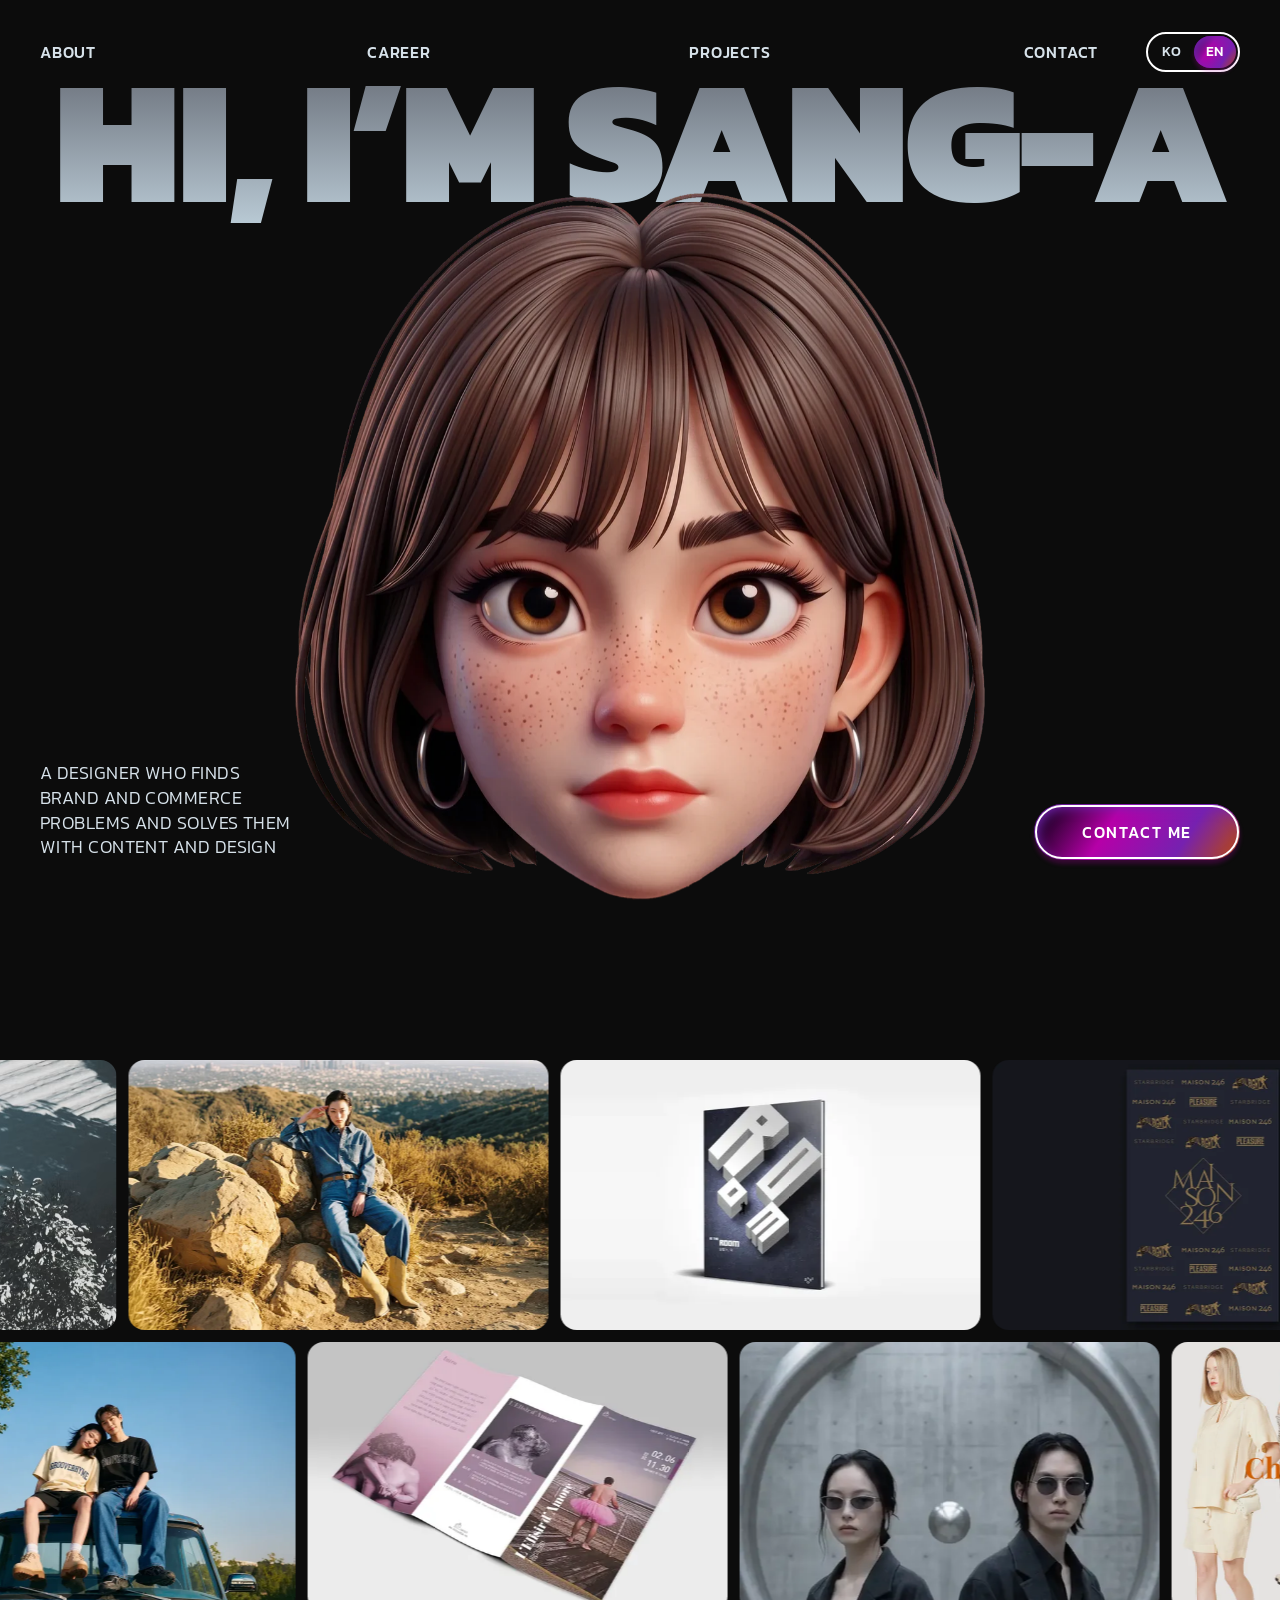
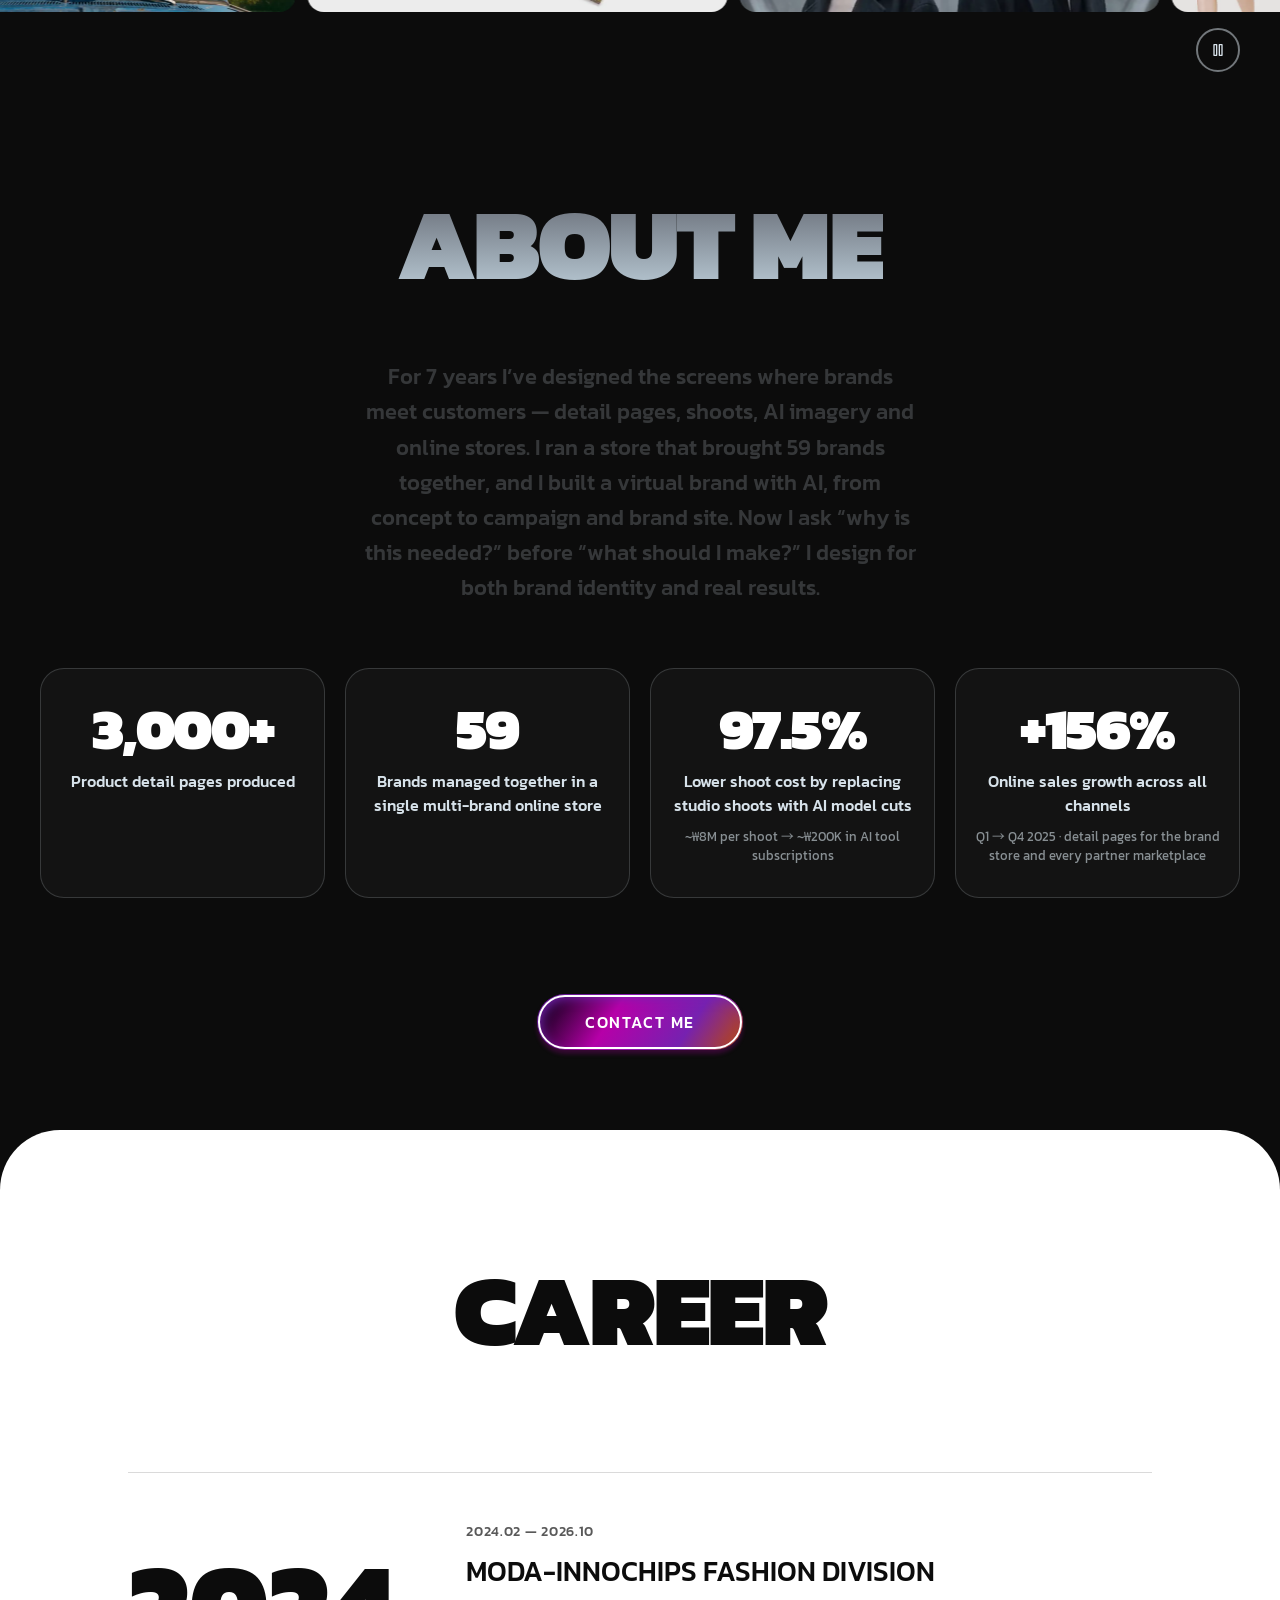
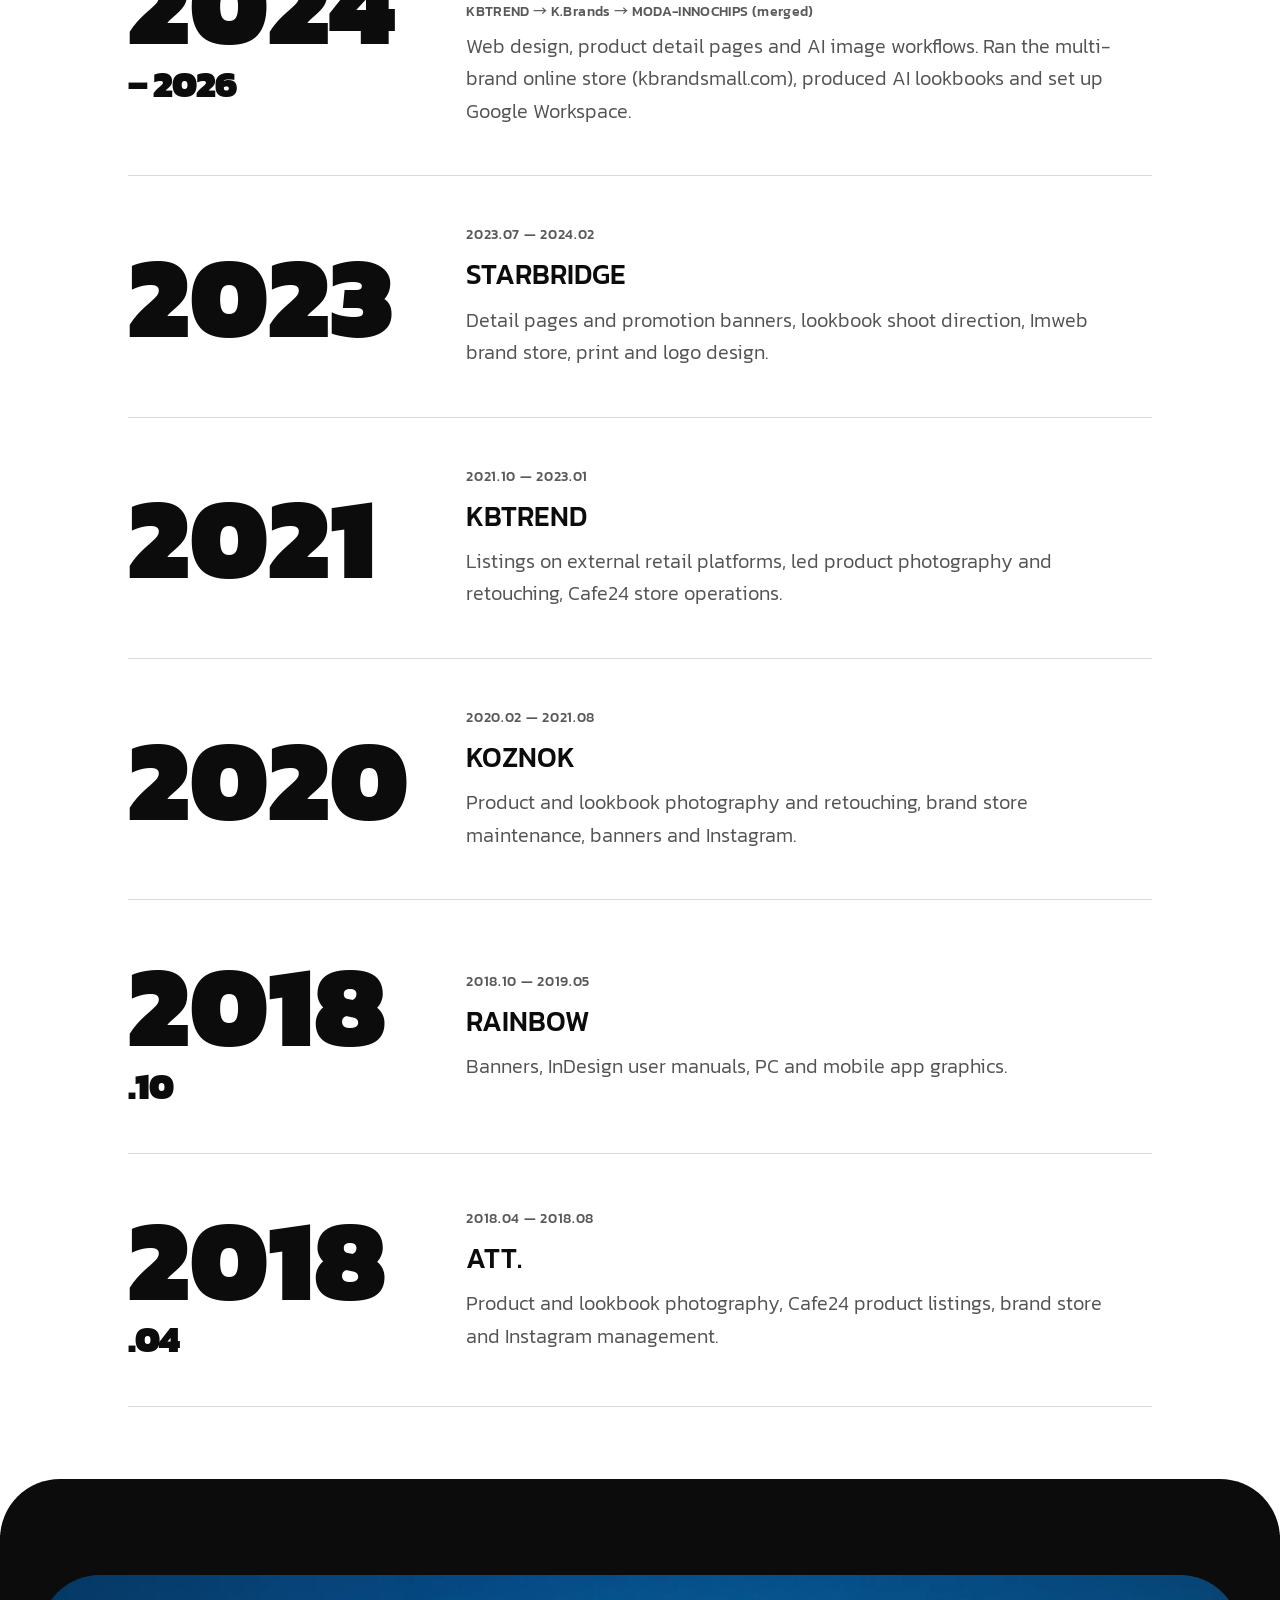
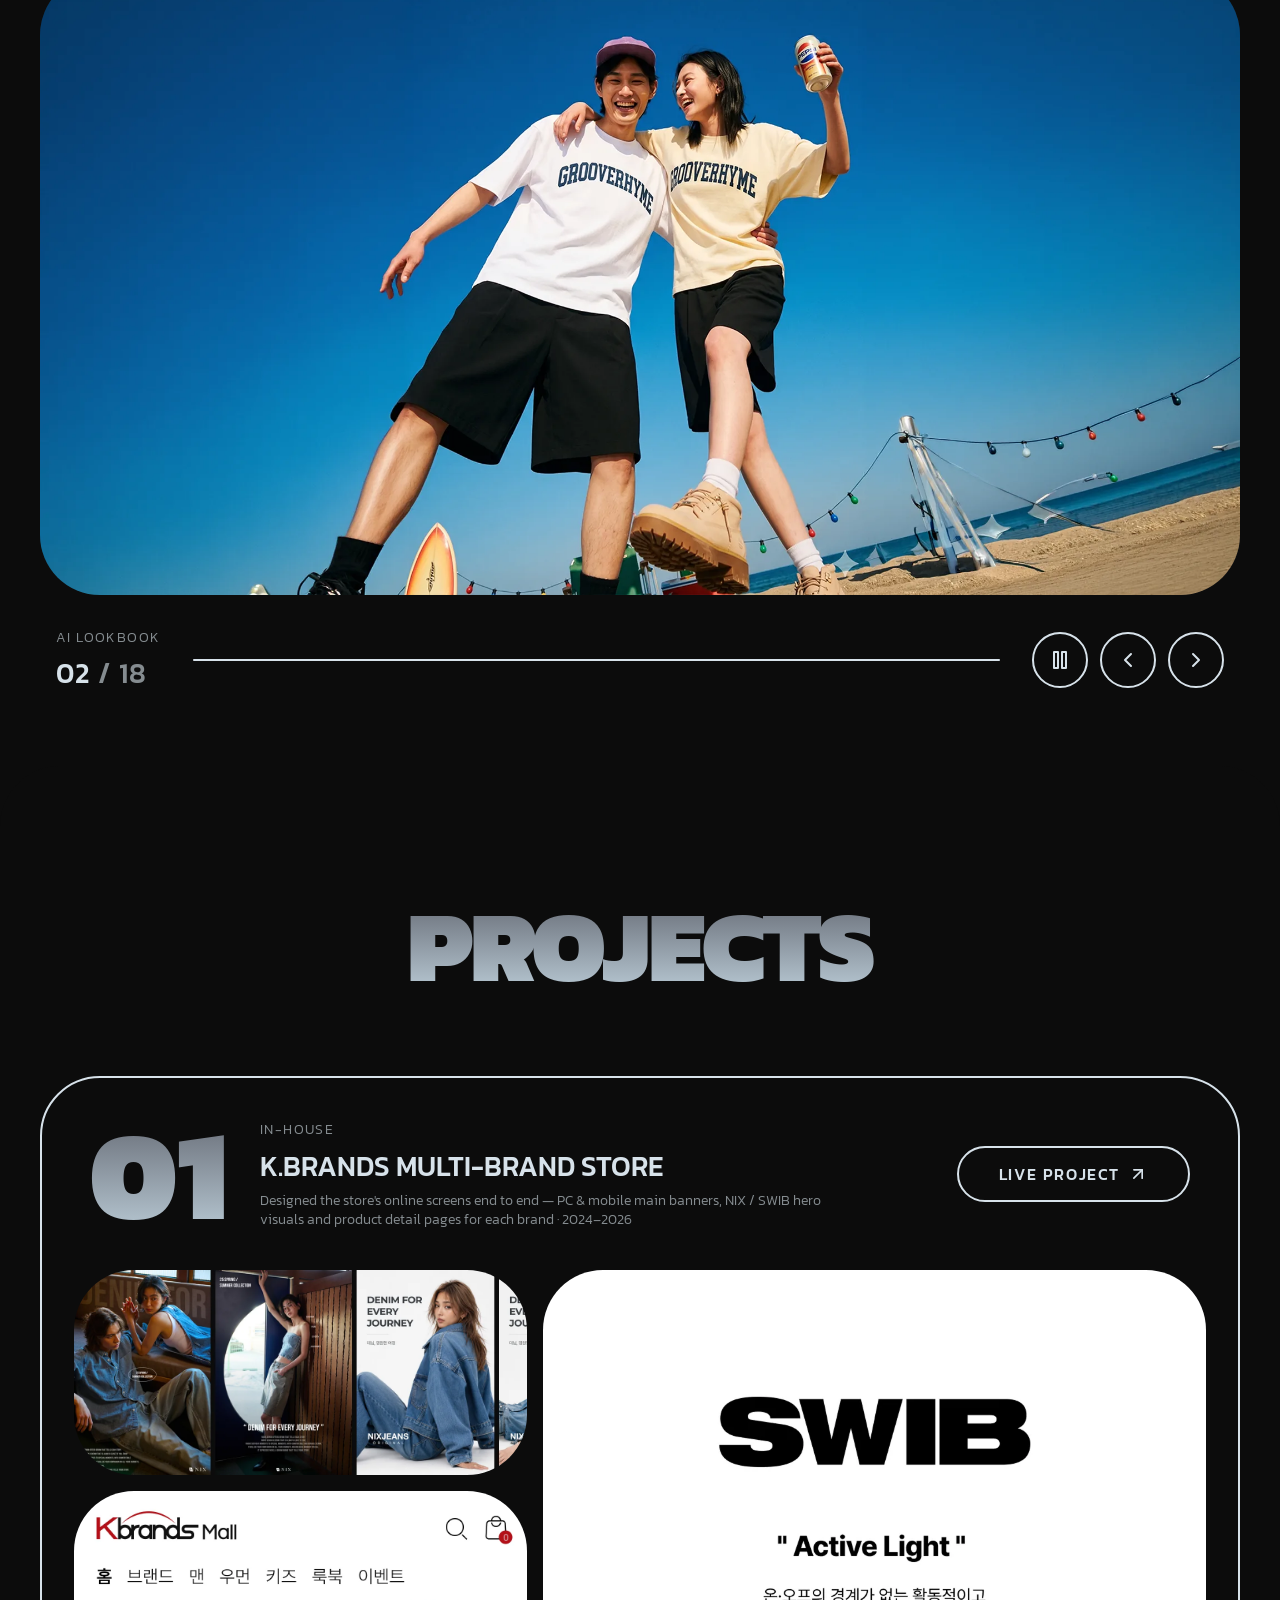
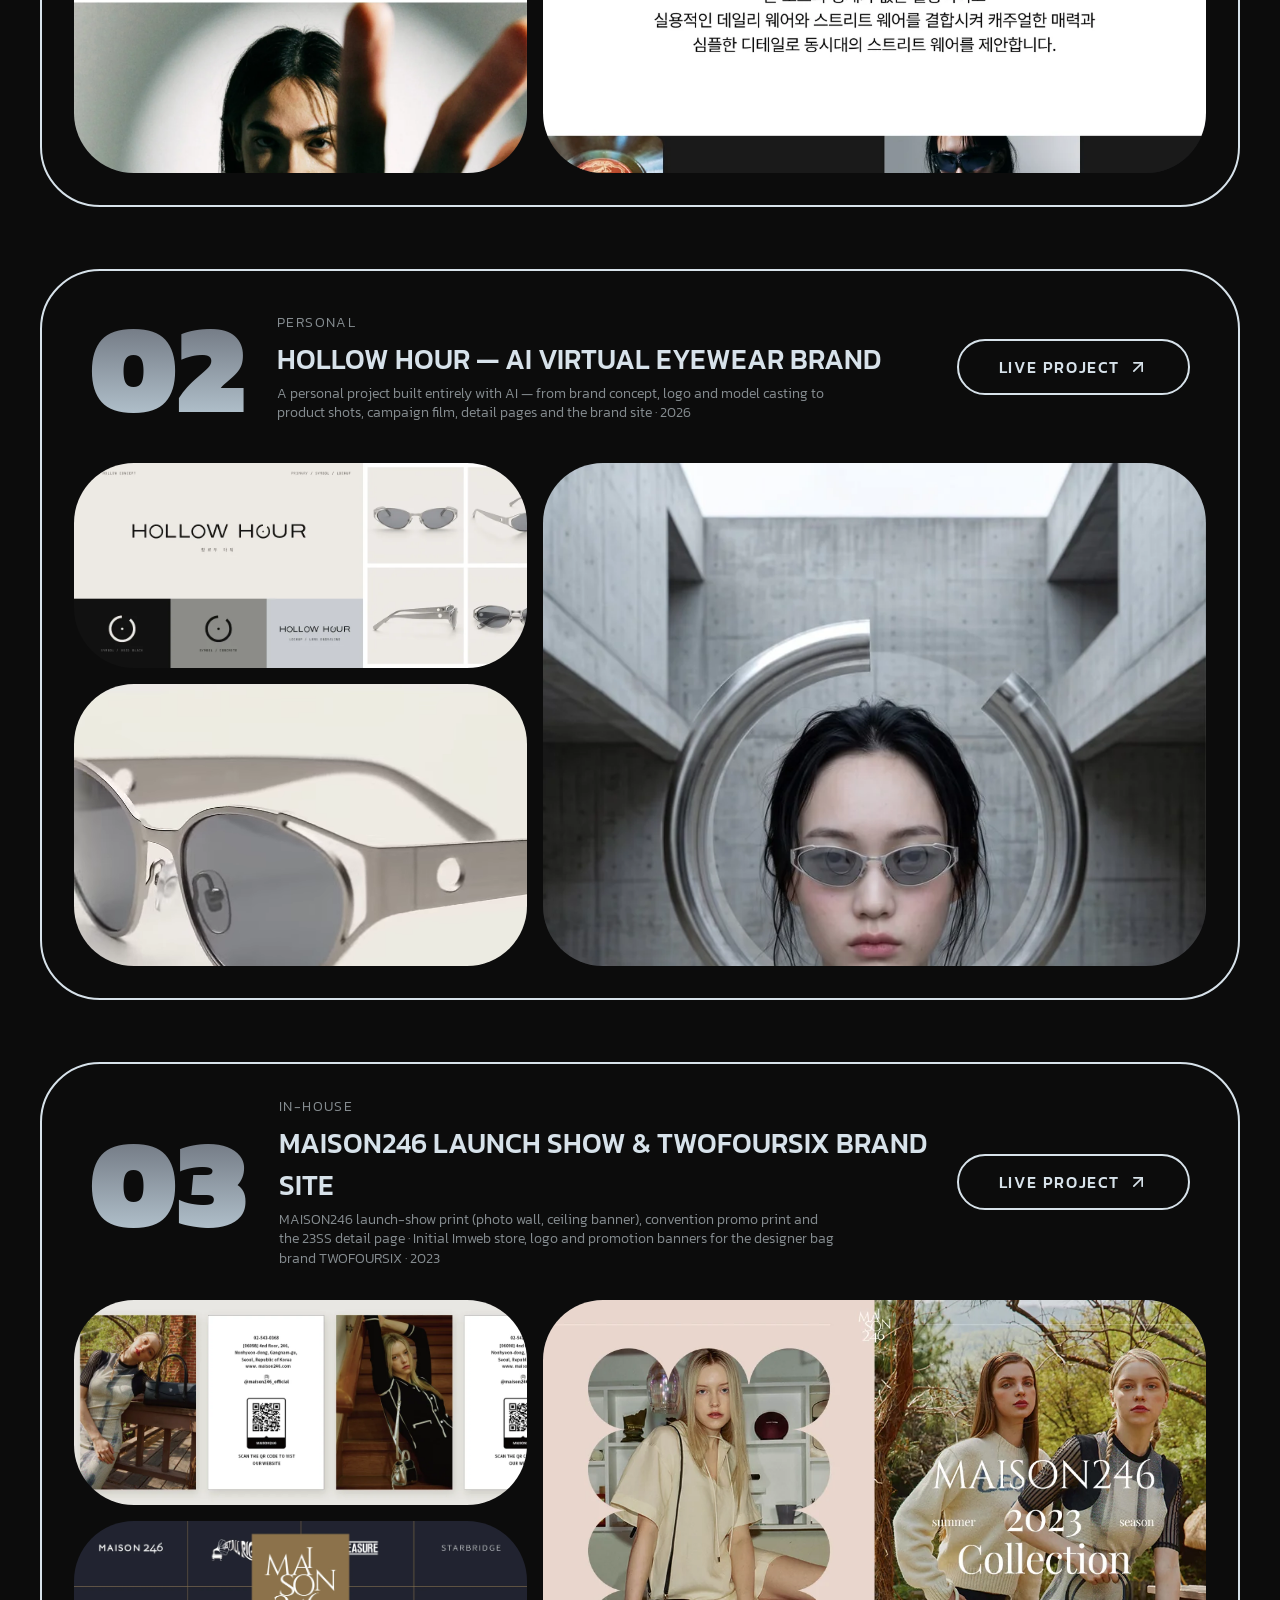
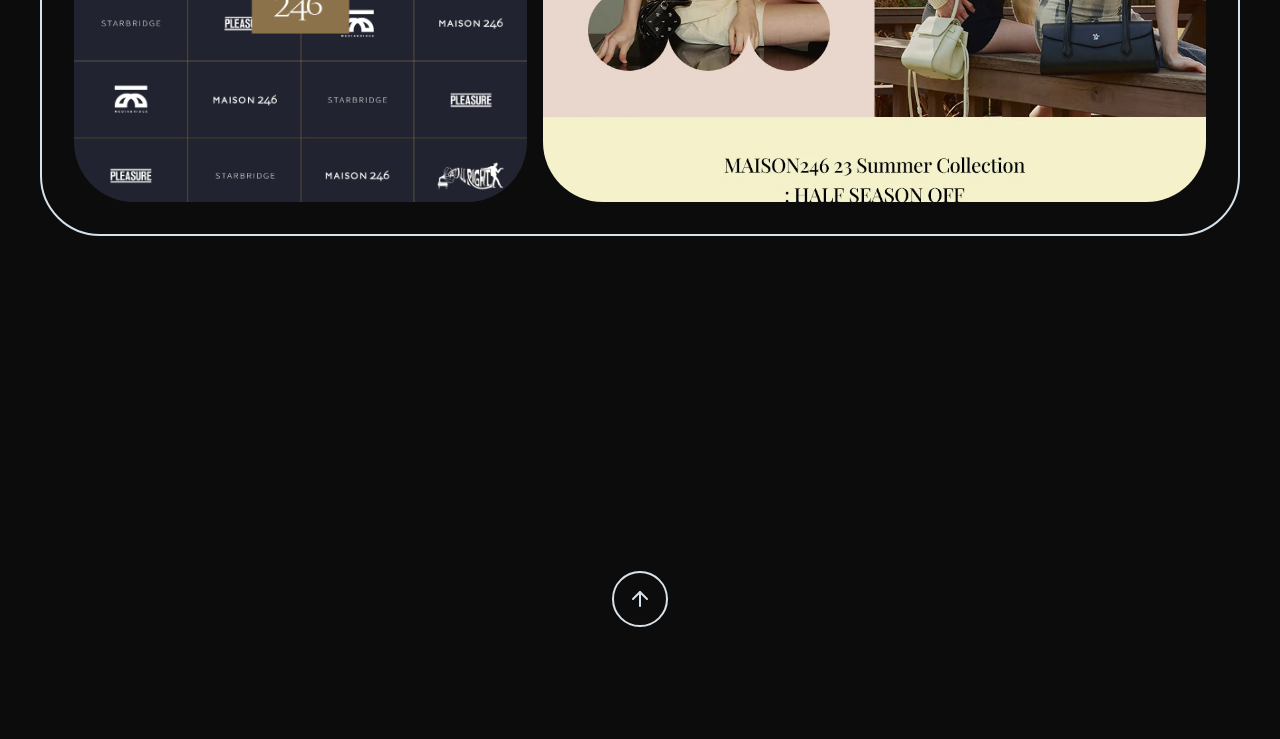
<file: index.html>
<!doctype html>
<html lang="ko">
  <head>
    <meta charset="UTF-8" />
    <link rel="icon" type="image/svg+xml" href="./favicon.svg?v=elephant2" />
    <meta name="viewport" content="width=device-width, initial-scale=1.0" />
    <link rel="preconnect" href="https://fonts.googleapis.com" />
    <link rel="preconnect" href="https://fonts.gstatic.com" crossorigin />
    <link href="https://fonts.googleapis.com/css2?family=Noto+Sans+KR:wght@300;400;500;700;900&display=swap" rel="stylesheet" />
    <title>이상아 — 브랜드·커머스 디자이너 포트폴리오</title>
    <meta name="description" content="상세페이지, 촬영, AI 이미지, 자사몰 운영까지 7년간 브랜드가 고객과 만나는 화면을 만들어 온 디자이너 이상아의 포트폴리오" />
    <meta property="og:type" content="website" />
    <meta property="og:title" content="이상아 — 브랜드·커머스 디자이너 포트폴리오" />
    <meta property="og:description" content="브랜드와 커머스의 문제를 찾아 콘텐츠와 디자인으로 푸는 디자이너" />
    <script type="module" crossorigin src="./index-CCR39bqp.js"></script>
    <link rel="stylesheet" crossorigin href="./index-D-TUJAqb.css">
  </head>
  <body>
    <div id="root"></div>
  </body>
</html>
</file>
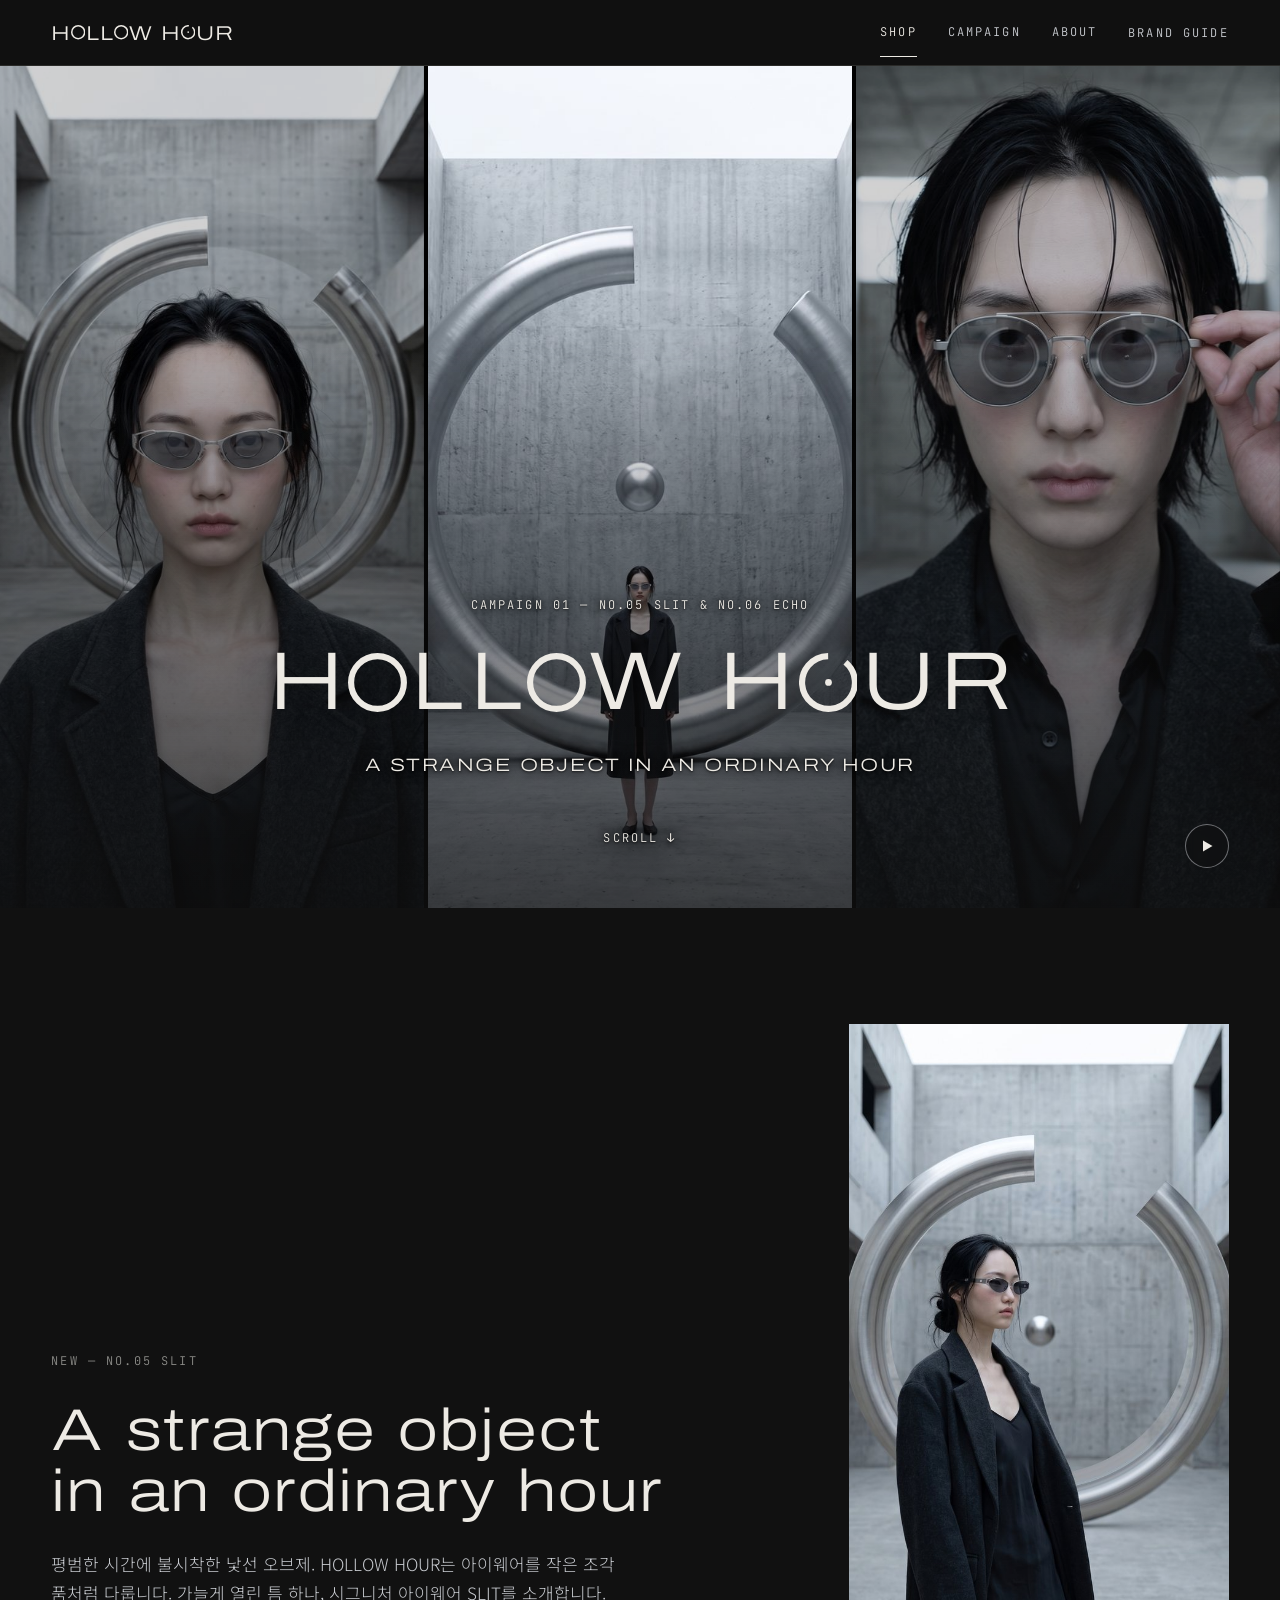
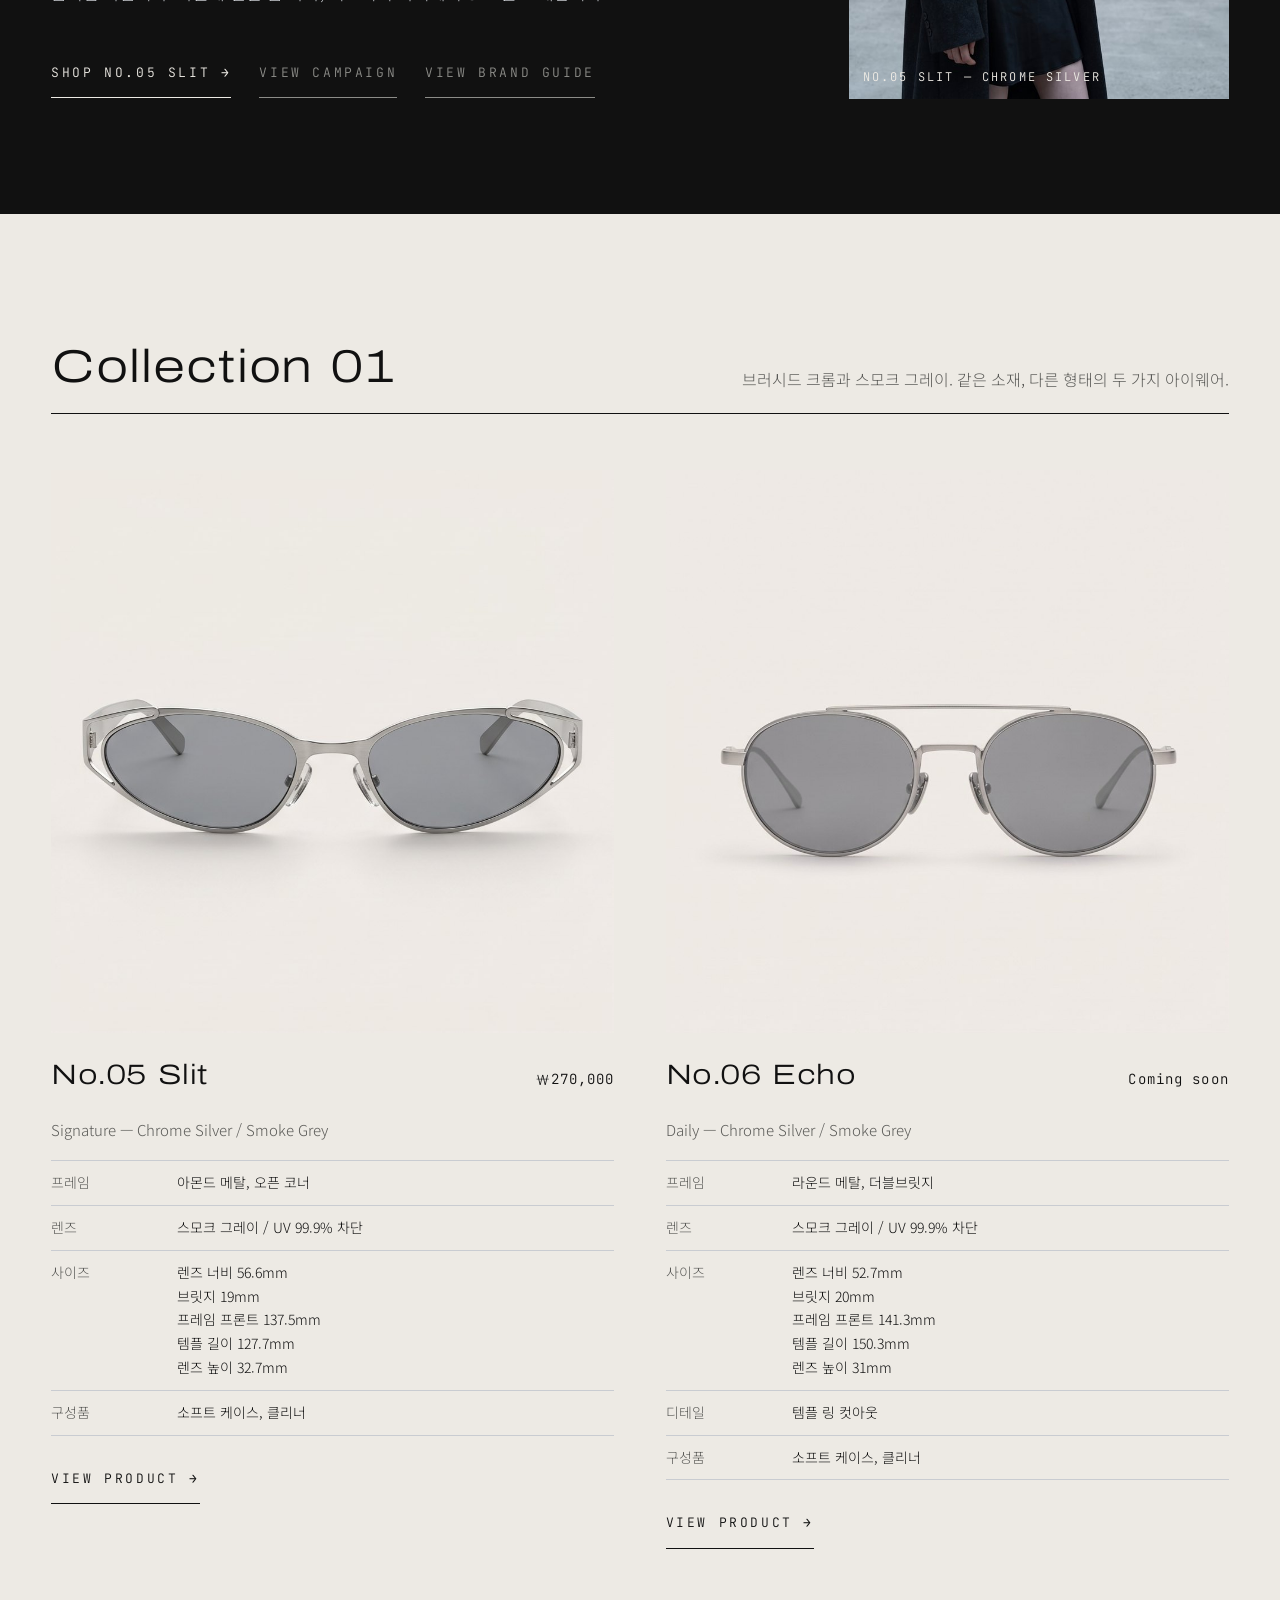
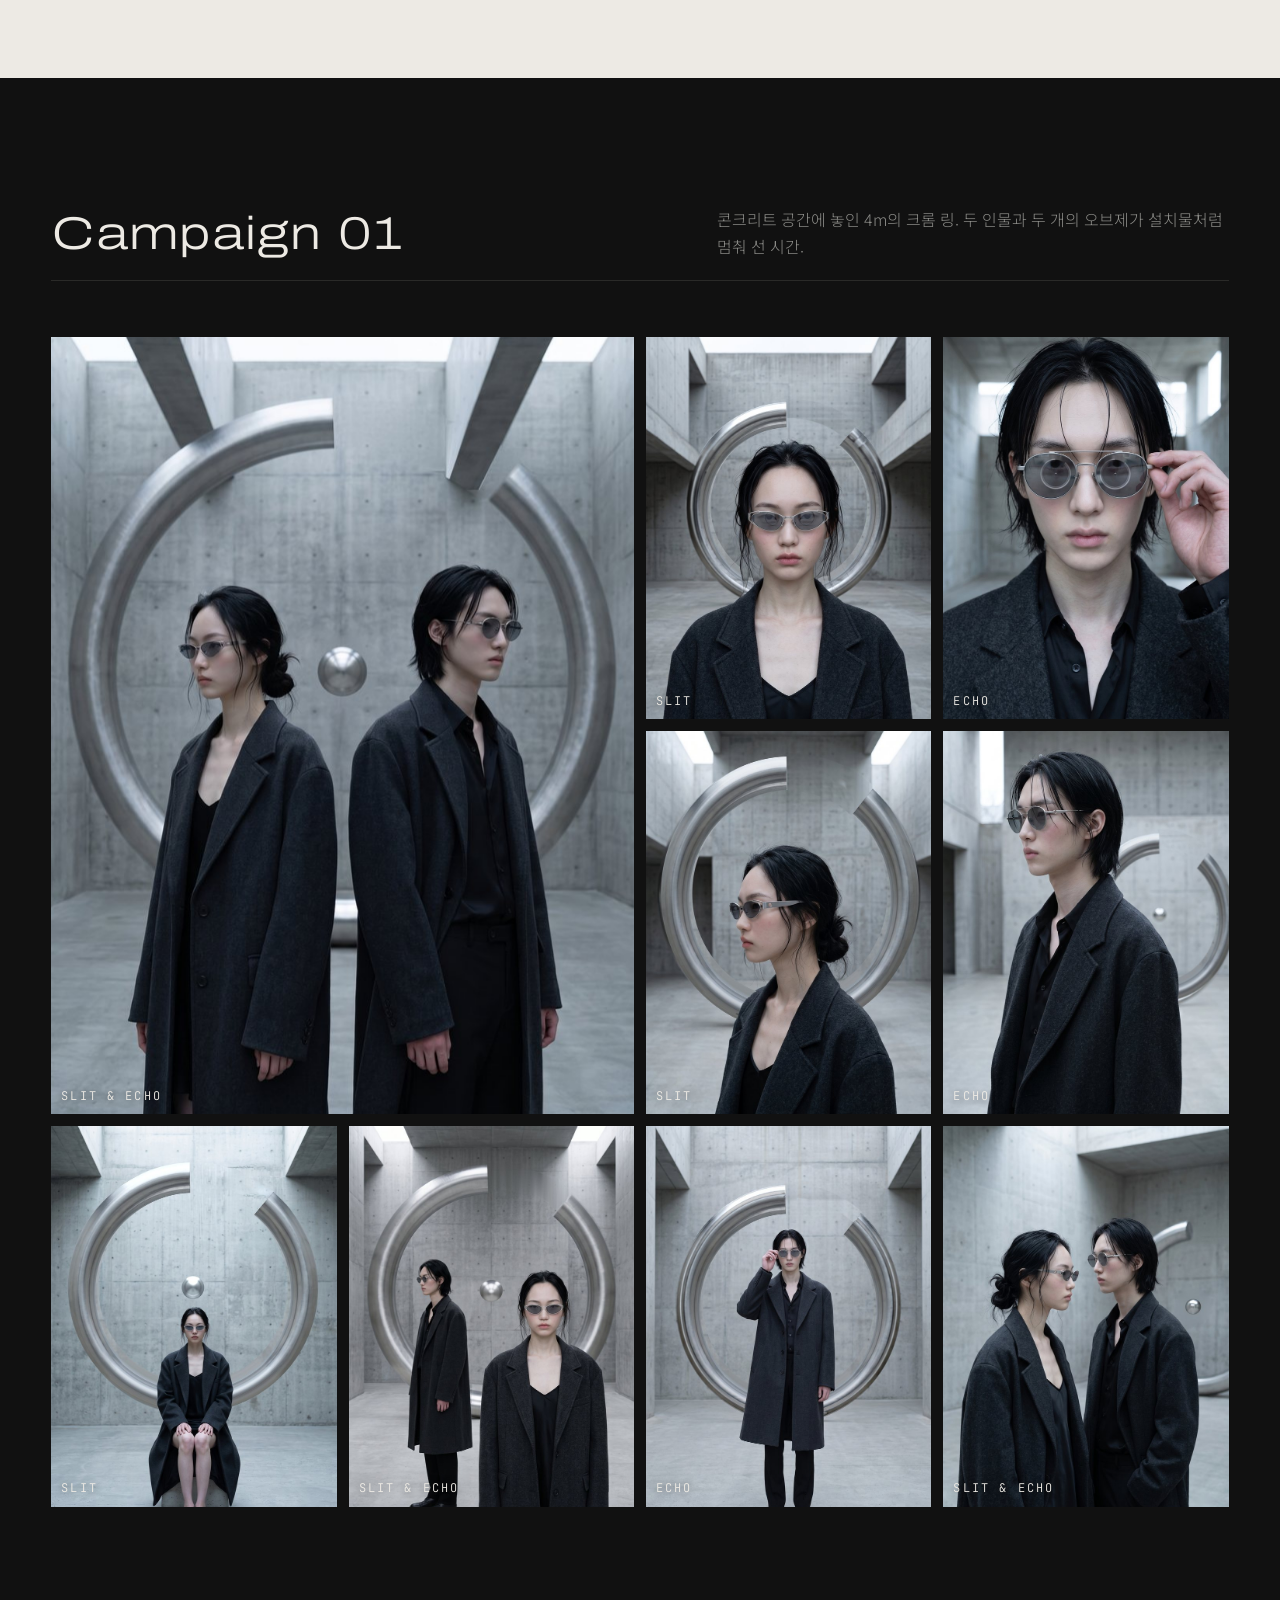
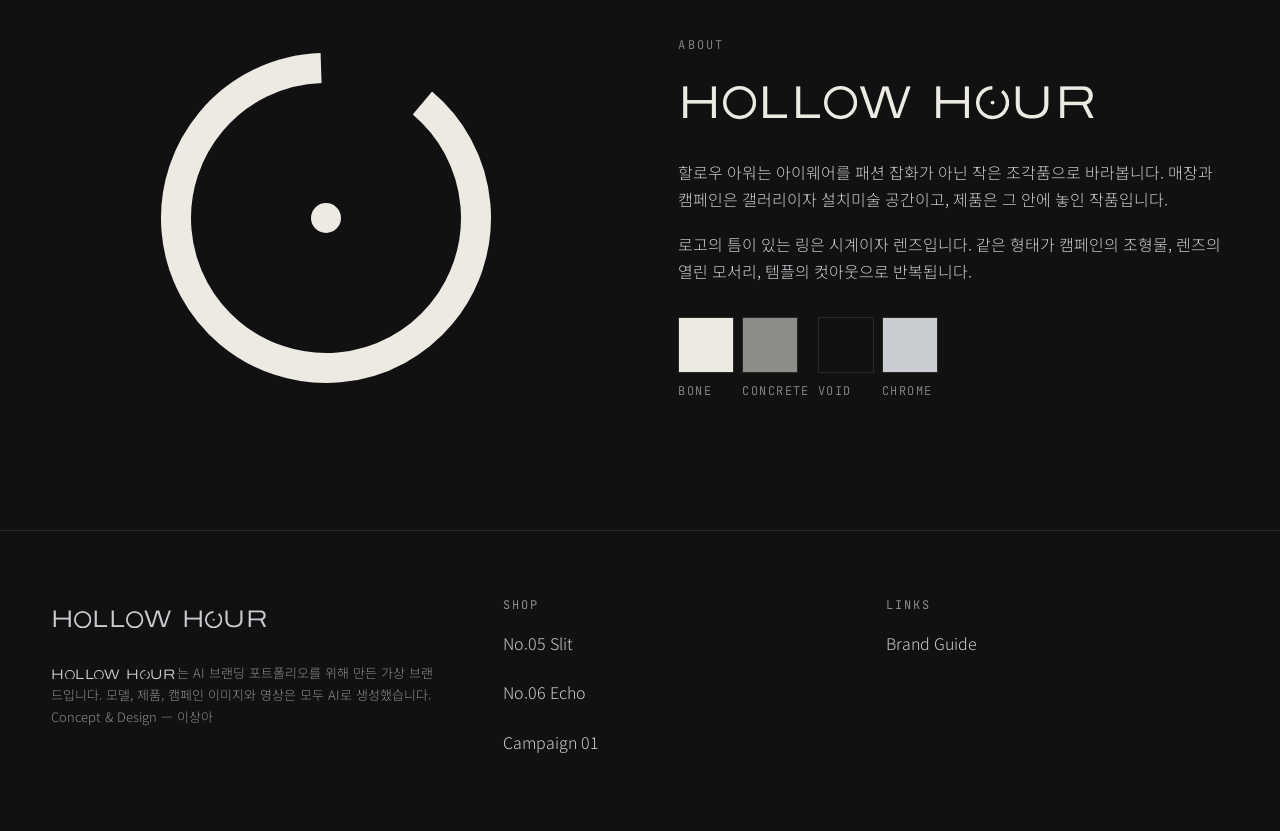
<file: hollowhour/index.html>
<!doctype html>
<html lang="ko">
<head>
<meta charset="utf-8">
<meta name="viewport" content="width=device-width,initial-scale=1,viewport-fit=cover">
<meta name="description" content="HOLLOW HOUR — AI로 만든 가상 아이웨어 브랜드 사이트 (Concept & Design 이상아)">
</head>
<body>
<title>HOLLOW HOUR</title>
<script>document.documentElement.lang = 'ko';</script>
<link rel="preconnect" href="https://fonts.googleapis.com">
<link rel="preconnect" href="https://fonts.gstatic.com" crossorigin>
<link rel="stylesheet" href="https://fonts.googleapis.com/css2?family=Archivo:wdth,wght@100..125,300..500&family=JetBrains+Mono:wght@400&family=Noto+Sans+KR:wght@300;400&display=swap">
<style>
/* Layout: alternating void / bone bands like a gallery walk-through; wide display type, mono captions, one film frame. */
:root {
  --void: #111111;
  --bone: #EDEAE4;
  --concrete: #8C8C88;
  --chrome: #C9CCD1;
  --ink-soft: #3A3A38;
  --ink-mute: #5A5A57;
  --line-dark: #2A2A28;
  --display: 'Archivo', 'Helvetica Neue', Arial, sans-serif;
  --body: 'Noto Sans KR', 'Apple SD Gothic Neo', 'Malgun Gothic', sans-serif;
  --mono: 'JetBrains Mono', ui-monospace, 'SFMono-Regular', Menlo, monospace;
  --gutter: clamp(16px, 4vw, 64px);
  --max: 1360px;
  --acid: #C8F03C;
  --ease: cubic-bezier(.16, .84, .24, 1);
  color-scheme: dark;
}
* { box-sizing: border-box; }
html { scroll-behavior: smooth; }
@media (prefers-reduced-motion: reduce) { html { scroll-behavior: auto; } }
body { margin: 0; background: var(--void); color: var(--bone); font-family: var(--body); font-weight: 300; font-size: 16px; line-height: 1.7; }
img, video { max-width: 100%; display: block; }
a { color: inherit; }
a:focus-visible, button:focus-visible { outline: 2px solid var(--chrome); outline-offset: 3px; }
.wrap { max-width: var(--max); margin: 0 auto; padding-inline: var(--gutter); }
.mono { font-family: var(--mono); font-size: 12px; letter-spacing: 0.18em; text-transform: uppercase; }
.display { font-family: var(--display); font-stretch: 125%; font-weight: 300; letter-spacing: 0.02em; text-wrap: balance; }

/* header */
.top { position: sticky; top: env(safe-area-inset-top, 0px); z-index: 10; background: color-mix(in srgb, var(--void) 88%, transparent); backdrop-filter: blur(8px); border-bottom: 1px solid var(--line-dark); }
.top .wrap { display: flex; align-items: center; justify-content: space-between; gap: 4px 24px; padding-block: 8px; flex-wrap: wrap; }
.brand { display: flex; align-items: center; gap: 10px; text-decoration: none; }
.wm { display: inline-flex; align-items: center; gap: 0.04em; font-family: var(--display); font-stretch: 125%; font-weight: 300; font-size: 20px; line-height: 1; }
.wm svg { width: 0.72em; height: 0.72em; flex-shrink: 0; }
.wm .sp { width: 0.36em; }
footer .wm { font-size: 24px; }
.wm.wm-inline { font-size: 1.05em; vertical-align: -0.08em; margin-right: 0.15em; color: var(--chrome); }
.about h2.about-wm { margin: 0 0 28px; line-height: 1; }
.about-wm .wm { font-size: clamp(28px, 3.6vw, 48px); }
.nav { display: flex; gap: clamp(14px, 2.4vw, 32px); flex-wrap: wrap; }
.nav a { text-decoration: none; color: var(--chrome); padding-block: 14px; }
.nav a:hover { color: var(--bone); }
.nav a.shop { color: var(--bone); border-bottom: 1px solid currentColor; }

/* main visual */
.main-visual { position: relative; height: max(560px, calc(100svh - 58px)); overflow: hidden; background: #000; }
.mv-panels { position: absolute; inset: 0; display: grid; grid-template-columns: minmax(0, 1fr) minmax(0, 1fr) minmax(0, 1fr); gap: 4px; }
.mv-panels img, .mv-panels video { width: 100%; height: 100%; object-fit: cover; max-width: none; }
.mv-side { filter: grayscale(0.15) brightness(0.82); }
.mv-overlay { position: absolute; inset: 0; display: flex; flex-direction: column; align-items: center; justify-content: flex-end; gap: 18px; padding: 0 var(--gutter) 48px; text-align: center; background: linear-gradient(to top, rgba(17,17,17,0.72) 0%, rgba(17,17,17,0.42) 30%, rgba(17,17,17,0.22) 50%, rgba(17,17,17,0) 68%); }
.mv-eyebrow { margin: 0; color: var(--bone); text-shadow: 0 0 16px rgba(0,0,0,.9), 0 0 6px rgba(0,0,0,.75), 0 1px 2px rgba(0,0,0,.6); }
.mv-wm { font-size: clamp(34px, 6.4vw, 104px); color: var(--bone); filter: drop-shadow(0 2px 18px rgba(0,0,0,.45)); }
.mv-copy { margin: 0; font-family: var(--display); font-stretch: 125%; font-weight: 300; font-size: clamp(14px, 1.4vw, 20px); letter-spacing: 0.08em; text-transform: uppercase; color: var(--bone); text-shadow: 0 0 16px rgba(0,0,0,.9), 0 0 6px rgba(0,0,0,.75), 0 1px 2px rgba(0,0,0,.6); }
.mv-scroll { margin-top: 18px; text-decoration: none; color: var(--bone); padding: 12px 0; text-shadow: 0 0 16px rgba(0,0,0,.9), 0 0 6px rgba(0,0,0,.75), 0 1px 2px rgba(0,0,0,.6); }
.mv-scroll:hover { color: var(--bone); }
.mv-toggle { position: absolute; right: var(--gutter); bottom: 40px; z-index: 2; display: inline-flex; align-items: center; justify-content: center; width: 44px; height: 44px; border: 1px solid rgba(201,204,209,.5); border-radius: 50%; background: rgba(17,17,17,.45); color: var(--bone); cursor: pointer; backdrop-filter: blur(4px); }
.mv-toggle:hover { border-color: var(--bone); }
.mv-toggle svg { width: 14px; height: 14px; }
@media (max-width: 700px) {
  .mv-toggle { bottom: 24px; }
  .mv-panels { grid-template-columns: minmax(0, 1fr); }
  .mv-side { display: none; }
}

/* hero */
.hero .wrap { display: grid; grid-template-columns: minmax(0, 1.3fr) minmax(0, 1fr); gap: clamp(32px, 6vw, 96px); align-items: end; padding-block: clamp(56px, 9vw, 120px); }
.hero h1 { margin: 0; font-size: clamp(34px, 4.6vw, 68px); line-height: 1.04; text-wrap: initial; }
.hero h1 .ln { display: block; white-space: nowrap; }
@media (max-width: 520px) { .hero h1 .ln { white-space: normal; } }
.hero .lede { margin: 28px 0 0; max-width: 34em; color: var(--chrome); font-size: 17px; }
.hero .cta { display: flex; gap: 28px; margin-top: 40px; flex-wrap: wrap; }
.btn { display: inline-block; text-decoration: none; font-family: var(--mono); font-size: 13px; letter-spacing: 0.2em; padding: 14px 0; border-bottom: 1px solid currentColor; }
.btn.quiet { color: var(--concrete); }
.film-frame { position: relative; justify-self: end; width: min(100%, 380px); aspect-ratio: 9 / 16; background: #000; }
.film-frame video { width: 100%; height: 100%; object-fit: cover; }
.film-frame .tag { position: absolute; left: 14px; bottom: 12px; color: var(--bone); }

/* bands */
.band { padding-block: clamp(72px, 10vw, 140px); }
.band.bone { background: var(--bone); color: var(--void); }
.head { display: flex; justify-content: space-between; align-items: end; gap: 24px; flex-wrap: wrap; border-bottom: 1px solid currentColor; padding-bottom: 20px; margin-bottom: clamp(32px, 5vw, 56px); }
.head h2 { margin: 0; font-size: clamp(28px, 3.6vw, 48px); line-height: 1.1; }
.head p { margin: 0; max-width: 32em; color: var(--ink-mute); }
.band:not(.bone) .head { border-color: var(--line-dark); }
.band:not(.bone) .head p { color: var(--concrete); }

/* collection */
.products { display: grid; grid-template-columns: repeat(2, minmax(0, 1fr)); gap: clamp(24px, 4vw, 56px); }
.product { display: flex; flex-direction: column; gap: 18px; min-width: 0; }
.product .shot { aspect-ratio: 1 / 1; overflow: hidden; background: #E8E5DE; }
.product .shot img { width: 100%; height: 100%; object-fit: cover; transition: transform 600ms ease; }
.product:hover .shot img { transform: scale(1.03); }
@media (prefers-reduced-motion: reduce) { .product .shot img { transition: none; } .product:hover .shot img { transform: none; } }
.product .row { display: flex; justify-content: space-between; align-items: baseline; gap: 16px; flex-wrap: wrap; }
.product h3 { margin: 0; font-size: 28px; }
.product .meta { color: var(--ink-mute); font-size: 15px; }
.price { font-family: var(--mono); font-size: 14px; letter-spacing: 0.08em; font-variant-numeric: tabular-nums; }
.specs { list-style: none; margin: 0; padding: 0; border-top: 1px solid #C9CCD1; font-size: 14px; }
.specs li { display: flex; gap: 16px; padding: 10px 0; border-bottom: 1px solid #C9CCD1; }
.specs li span:first-child { width: 110px; flex-shrink: 0; color: var(--ink-mute); }

/* design points */
.points { display: grid; grid-template-columns: repeat(3, minmax(0, 1fr)); gap: clamp(20px, 3vw, 40px); }
.point { display: flex; flex-direction: column; gap: 14px; min-width: 0; }
.point img { aspect-ratio: 4 / 3; width: 100%; object-fit: cover; background: #E8E5DE; }
.point h3 { margin: 0; font-size: 18px; }
.point p { margin: 0; color: var(--ink-soft); font-size: 15px; }

/* campaign */
.gallery { display: grid; grid-template-columns: repeat(4, minmax(0, 1fr)); gap: 12px; }
.gallery figure { margin: 0; position: relative; min-width: 0; }
.gallery img { width: 100%; aspect-ratio: 3 / 4; object-fit: cover; }
.gallery figure.wide { grid-column: span 2; grid-row: span 2; }
.gallery figure.wide img { height: 100%; }
.gallery figcaption { position: absolute; left: 10px; bottom: 8px; color: var(--bone); font-size: 12px; text-shadow: 0 1px 8px rgba(0,0,0,.6); }

/* about */
.about .wrap { display: grid; grid-template-columns: minmax(0, 1fr) minmax(0, 1fr); gap: clamp(32px, 6vw, 96px); align-items: center; }
.about .symbol { color: var(--bone); justify-self: center; width: min(100%, 360px); }
.about h2 { margin: 0 0 24px; font-size: clamp(28px, 3.6vw, 48px); line-height: 1.15; }
.about p { margin: 0 0 18px; color: var(--chrome); max-width: 34em; }
.palette { display: flex; gap: 8px; margin-top: 32px; flex-wrap: wrap; }
.palette div { display: flex; flex-direction: column; gap: 8px; font-size: 12px; letter-spacing: .12em; color: var(--concrete); }
.palette i { width: 56px; height: 56px; border: 1px solid var(--line-dark); }

/* product detail */
.pdp-back { padding-block: 28px 0; }
.pdp-back a { display: inline-block; padding-block: 14px; text-decoration: none; color: var(--concrete); }
.pdp-back a:hover { color: var(--bone); }
.pdp-top { display: grid; grid-template-columns: minmax(0, 1.1fr) minmax(0, 1fr); gap: clamp(32px, 5vw, 80px); align-items: start; padding-block: 28px clamp(64px, 8vw, 112px); }
.pdp-hero { width: 100%; aspect-ratio: 3 / 4; object-fit: cover; }
.pdp-info { position: sticky; top: calc(env(safe-area-inset-top, 0px) + 84px); display: flex; flex-direction: column; gap: 14px; min-width: 0; }
.pdp-eyebrow { margin: 0; color: var(--concrete); }
.pdp-name { margin: 0; font-size: clamp(56px, 7vw, 112px); line-height: 0.95; }
.pdp-color { margin: 0; color: var(--chrome); }
.pdp-price { margin: 8px 0 0; font-family: var(--mono); font-size: 18px; letter-spacing: 0.06em; font-variant-numeric: tabular-nums; }
.pdp-copy { margin: 8px 0 0; color: var(--chrome); max-width: 34em; }
.pdp-specs { margin-top: 12px; border-color: var(--line-dark); }
.pdp-specs li { border-color: var(--line-dark); }
.pdp-specs li span:first-child { color: var(--concrete); }
.pdp-buy { display: block; margin-top: 18px; padding: 18px; text-align: center; text-decoration: none; background: var(--bone); color: var(--void); }
.pdp-buy:hover { background: var(--chrome); }
.pdp-buy.is-concept, .motion .pdp-buy.is-concept { background: none; color: var(--chrome); border: 1px solid var(--line-dark); cursor: default; }
.pdp-buy.is-concept::after { display: none; }
.concept-note { margin: 10px 0 0; font-size: 13px; color: var(--concrete); }
.pdp-band { background: var(--bone); color: var(--void); padding-block: clamp(72px, 10vw, 140px); }
.pdp-band .point .mono { color: var(--ink-mute); }
.pdp-styling { display: grid; grid-template-columns: repeat(4, minmax(0, 1fr)); gap: 12px; }
.pdp-styling img { width: 100%; aspect-ratio: 3 / 4; object-fit: cover; }
.pdp-next { margin-top: 48px; }
@media (max-width: 900px) {
  .pdp-top { grid-template-columns: minmax(0, 1fr); }
  .pdp-info { position: static; }
  .pdp-styling { grid-template-columns: repeat(2, minmax(0, 1fr)); }
}

/* product detail long-form (상세페이지): an 860px column, bands run full width */
.pdp-hero-product { aspect-ratio: 1 / 1; background: #E8E5DE; }
.dtl { border-top: 1px solid var(--line-dark); }
.dtl-col { max-width: 860px; margin-inline: auto; }
.dtl-pad { padding-inline: max(16px, min(72px, 8vw)); }
.dtl-bone { background: var(--bone); color: var(--void); }
.dtl-media { overflow: hidden; }
.dtl-media img { width: 100%; height: 100%; object-fit: cover; display: block; max-width: none; }
.dtl-hero .dtl-col { position: relative; }
.dtl-hero .dtl-media { aspect-ratio: 860 / 1147; max-width: 100%; }
.dtl-hero-cap { position: absolute; left: 0; right: 0; bottom: clamp(24px, 6vw, 56px); display: flex; justify-content: space-between; align-items: flex-end; gap: 16px; flex-wrap: wrap; color: var(--bone); }
.dtl-hero-name { display: flex; flex-direction: column; gap: 8px; }
.dtl-name { margin: 0; font-size: clamp(48px, 10vw, 88px); line-height: 1; text-transform: uppercase; }
.dtl-intro { padding-block: clamp(80px, 12vw, 120px); display: flex; flex-direction: column; align-items: center; gap: 36px; text-align: center; }
.dtl-intro h2 { margin: 0; font-size: clamp(20px, 3vw, 26px); line-height: 1.5; letter-spacing: 0.04em; text-transform: uppercase; }
.dtl-intro p { margin: 0; max-width: 34em; font-size: 17px; line-height: 2; color: var(--chrome); }
.dtl-front { padding-block: clamp(72px, 10vw, 96px) clamp(56px, 8vw, 80px); }
.dtl-front-head { display: flex; flex-direction: column; align-items: center; gap: 12px; margin-bottom: 24px; text-align: center; }
.dtl-sub { color: var(--ink-mute); }
.dtl-front .dtl-media { aspect-ratio: 860 / 560; max-width: 100%; background: #E8E5DE; }
.dtl-points { padding-block: 40px clamp(80px, 12vw, 120px); }
.dtl-points .dtl-col { display: flex; flex-direction: column; gap: clamp(56px, 9vw, 80px); }
.dtl-sec-head { display: flex; flex-direction: column; gap: 12px; }
.dtl-sec-head p { margin: 0; font-size: 15px; color: var(--ink-mute); }
.dtl-points .dtl-sec-head { border-top: 1px solid currentColor; padding-top: 48px; }
.dtl-point { display: flex; flex-direction: column; gap: 28px; }
.dtl-point .dtl-media { aspect-ratio: 860 / 400; max-width: 100%; background: #E8E5DE; }
.dtl-point-row { display: flex; gap: clamp(16px, 4vw, 32px); }
.dtl-point-row > div { display: flex; flex-direction: column; gap: 10px; min-width: 0; }
.dtl-num { width: 40px; flex-shrink: 0; padding-top: 3px; }
.dtl-point h3 { margin: 0; font-size: 18px; letter-spacing: 0.04em; text-transform: uppercase; }
.dtl-point p { margin: 0; font-size: 15px; line-height: 1.8; color: var(--ink-soft); }
.dtl-styling { padding-block: clamp(80px, 12vw, 120px); }
.dtl-styling .dtl-col { display: flex; flex-direction: column; gap: 48px; }
.dtl-styling .dtl-sec-head p { color: var(--concrete); }
.dtl-grid { display: grid; grid-template-columns: repeat(2, minmax(0, 1fr)); gap: 12px; }
.dtl-grid .dtl-media { aspect-ratio: 3 / 4; max-width: 100%; }
.dtl-info { padding-block: clamp(72px, 10vw, 100px); }
.dtl-info .dtl-col { display: flex; flex-direction: column; gap: 32px; }
.dtl-table { border-top: 1px solid var(--void); font-size: 15px; }
.dtl-row { display: flex; gap: 16px; padding: 18px 0; border-bottom: 1px solid var(--chrome); }
.dtl-row span:first-child { width: clamp(88px, 20vw, 180px); flex-shrink: 0; color: var(--ink-mute); }
.dtl-row span:last-child { min-width: 0; }
.dtl-end .dtl-media { aspect-ratio: 860 / 700; max-width: 100%; }
.dtl-sign { display: flex; flex-direction: column; align-items: center; gap: 18px; padding-block: 64px 24px; }
.dtl-sign .wm { font-size: 28px; }
.dtl-ko { font-size: 13px; letter-spacing: 0.6em; color: var(--concrete); }
.dtl-next { display: flex; justify-content: center; padding-block: 24px clamp(72px, 10vw, 112px); }

/* brand guide popup */
.nav-btn, .btn-reset, .link-reset { font: inherit; background: none; border: 0; color: inherit; cursor: pointer; padding: 0; text-align: left; }
.nav-btn { color: var(--chrome); padding-block: 14px; letter-spacing: inherit; text-transform: inherit; }
.nav-btn:hover { color: var(--bone); }
.btn-reset { font-family: var(--mono); font-size: 13px; letter-spacing: 0.2em; padding: 14px 0; border-bottom: 1px solid currentColor; }
.link-reset { color: var(--chrome); }
.link-reset:hover { color: var(--bone); }
.guide { position: fixed; inset: 0; z-index: 50; display: flex; align-items: center; justify-content: center; padding: max(16px, env(safe-area-inset-top, 0px)) 16px max(16px, env(safe-area-inset-bottom, 0px)); }
.guide-backdrop { position: absolute; inset: 0; background: rgba(0, 0, 0, 0.78); }
.guide-panel { position: relative; width: min(1240px, 100%); height: min(92vh, 100%); background: var(--void); border: 1px solid var(--line-dark); display: flex; flex-direction: column; min-height: 0; }
.guide-bar { display: flex; justify-content: space-between; align-items: center; gap: 16px; padding: 18px clamp(16px, 3vw, 32px); border-bottom: 1px solid var(--line-dark); }
.guide-eyebrow { margin: 0 0 6px; color: var(--concrete); }
.guide-title { margin: 0; font-size: clamp(22px, 2.4vw, 32px); line-height: 1; }
.guide-close { background: none; border: 1px solid var(--line-dark); color: var(--bone); padding: 12px 16px; cursor: pointer; }
.guide-close:hover { border-color: var(--chrome); }
.guide-scroll { flex: 1; min-height: 0; overflow-y: auto; padding: clamp(20px, 3vw, 40px) clamp(16px, 3vw, 40px); }
.pf-pages { display: flex; flex-direction: column; align-items: center; gap: 48px; }
.pf-page { margin: 0; width: 100%; display: flex; flex-direction: column; gap: 12px; }
.pf-page figcaption { display: flex; justify-content: space-between; gap: 16px; color: var(--concrete); }
.pf-page img { width: 100%; height: auto; border: 1px solid var(--line-dark); }
body.guide-open { overflow: hidden; }
[hidden] { display: none !important; }

/* footer */
footer { border-top: 1px solid var(--line-dark); }
footer .wrap { display: grid; grid-template-columns: minmax(0, 1.2fr) repeat(2, minmax(0, 1fr)); gap: 40px; padding-block: 64px; }
footer h3 { margin: 0 0 4px; font-size: 12px; color: var(--concrete); font-weight: 400; }
footer ul { list-style: none; margin: 0; padding: 0; display: flex; flex-direction: column; gap: 0; }
footer ul a, footer ul button { display: inline-block; padding-block: 11px; }
footer ul .link-reset { padding-block: 11px; }
.brand { padding-block: 10px; }
footer a { text-decoration: none; color: var(--chrome); }
footer a:hover { color: var(--bone); }
.fine { color: var(--concrete); font-size: 13px; margin-top: 18px; max-width: 30em; }

@media (max-width: 900px) {
  .hero .wrap, .about .wrap { grid-template-columns: minmax(0, 1fr); }
  .film-frame { justify-self: start; width: min(100%, 320px); }
  .points { grid-template-columns: minmax(0, 1fr); }
  .gallery { grid-template-columns: repeat(2, minmax(0, 1fr)); }
  footer .wrap { grid-template-columns: minmax(0, 1fr); }
}
@media (max-width: 600px) {
  .products { grid-template-columns: minmax(0, 1fr); }
  .top .wrap { padding-block: 6px 0; }
  .nav { width: 100%; justify-content: space-between; gap: 8px; }
  .main-visual { height: max(520px, calc(100svh - 100px)); }
}
</style>

<div class="intro" id="introSeq" aria-hidden="true">
  <div class="intro-inner">
    <svg class="intro-sym" viewBox="0 0 96 96"><circle class="arc" cx="48" cy="48" r="40" transform="rotate(-50 48 48)"></circle><circle class="dot" cx="48" cy="48" r="5" fill="currentColor"></circle></svg>
    <div class="intro-wm-slot"></div>
    <div class="intro-meta mono"><span>Campaign 01</span><span class="intro-count">000</span></div>
    <div class="intro-bar"><i></i></div>
  </div>
</div>
<script>
(function () {
  var d = document.documentElement, el = document.getElementById('introSeq'), seen = false;
  try { seen = sessionStorage.getItem('hh-intro') === '1'; } catch (e) {}
  if (seen || location.hash.replace('#', '') || matchMedia('(prefers-reduced-motion: reduce)').matches) { el.remove(); return; }
  d.classList.add('intro-lock');
  setTimeout(function () { d.classList.remove('intro-lock'); if (el.isConnected && !el.classList.contains('go')) el.remove(); }, 4500);
})();
</script>
<div class="scroll-progress" aria-hidden="true"></div>

<header class="top">
  <div class="wrap">
    <a class="brand" href="#top" aria-label="HOLLOW HOUR home">
      <span class="wm" role="img" aria-label="HOLLOW HOUR"><span>H</span><svg viewBox="0 0 96 96" aria-hidden="true"><circle cx="48" cy="48" r="43" fill="none" stroke="currentColor" stroke-width="10"></circle></svg><span>L</span><span>L</span><svg viewBox="0 0 96 96" aria-hidden="true"><circle cx="48" cy="48" r="43" fill="none" stroke="currentColor" stroke-width="10"></circle></svg><span>W</span><span class="sp"></span><span>H</span><svg viewBox="0 0 96 96" aria-hidden="true"><circle cx="48" cy="48" r="43" fill="none" stroke="currentColor" stroke-width="10" stroke-dasharray="238 32.2" transform="rotate(-50 48 48)"></circle><circle cx="48" cy="48" r="5.5" fill="currentColor"></circle></svg><span>U</span><span>R</span></span>
    </a>
    <nav class="nav mono" aria-label="Main">
      <a class="shop" href="#collection" data-link="shop">Shop</a>
      <a href="#campaign">Campaign</a>
      <a href="#about">About</a>
      <button type="button" class="nav-btn" data-open-guide>Brand Guide</button>
    </nav>
  </div>
</header>

<main id="top">
<div id="home">
  <section class="main-visual" aria-label="HOLLOW HOUR Campaign 01">
    <div class="mv-panels">
      <img class="mv-side" src="img/c00.jpg?v=2" alt="Model 01 close-up wearing SLIT">
      <video class="mv-film" src="img/film.mp4?v=2" poster="img/c16.jpg?v=2" autoplay muted loop playsinline aria-label="HOLLOW HOUR campaign film"></video>
      <img class="mv-side" src="img/c15.jpg?v=3" alt="Model 02 close-up wearing ECHO">
    </div>
    <div class="mv-overlay">
      <p class="mono mv-eyebrow">Campaign 01 — No.05 Slit &amp; No.06 Echo</p>
      <span class="wm mv-wm" role="img" aria-label="HOLLOW HOUR"><span>H</span><svg viewBox="0 0 96 96" aria-hidden="true"><circle cx="48" cy="48" r="43" fill="none" stroke="currentColor" stroke-width="10"></circle></svg><span>L</span><span>L</span><svg viewBox="0 0 96 96" aria-hidden="true"><circle cx="48" cy="48" r="43" fill="none" stroke="currentColor" stroke-width="10"></circle></svg><span>W</span><span class="sp"></span><span>H</span><svg viewBox="0 0 96 96" aria-hidden="true"><circle cx="48" cy="48" r="43" fill="none" stroke="currentColor" stroke-width="10" stroke-dasharray="238 32.2" transform="rotate(-50 48 48)"></circle><circle cx="48" cy="48" r="5.5" fill="currentColor"></circle></svg><span>U</span><span>R</span></span>
      <p class="mv-copy">A strange object in an ordinary hour</p>
      <a class="mono mv-scroll" href="#intro">Scroll ↓</a>
    </div>
    <button type="button" class="mv-toggle" aria-pressed="false" aria-label="캠페인 영상 일시정지" title="캠페인 영상 일시정지"><svg viewBox="0 0 14 14" aria-hidden="true"><rect x="2" y="1" width="3.5" height="12" fill="currentColor"/><rect x="8.5" y="1" width="3.5" height="12" fill="currentColor"/></svg></button>
  </section>

  <section class="hero" id="intro">
    <div class="wrap">
      <div>
        <p class="mono" style="margin:0 0 28px;color:var(--concrete)">New — No.05 Slit</p>
        <h1 class="display"><span class="ln">A strange object</span> <span class="ln">in an ordinary hour</span></h1>
        <p class="lede">평범한 시간에 불시착한 낯선 오브제. HOLLOW HOUR는 아이웨어를 작은 조각품처럼 다룹니다. 가늘게 열린 틈 하나, 시그니처 아이웨어 SLIT를 소개합니다.</p>
        <div class="cta">
          <a class="btn" href="#slit">SHOP NO.05 SLIT →</a>
          <a class="btn quiet" href="#campaign">VIEW CAMPAIGN</a>
          <button type="button" class="btn quiet btn-reset" data-open-guide>VIEW BRAND GUIDE</button>
        </div>
      </div>
      <figure class="film-frame" style="margin:0">
        <img src="img/c13.jpg?v=2" alt="Model 01 wearing NO.05 SLIT in front of the ring sculpture" style="width:100%;height:100%;object-fit:cover">
        <figcaption class="tag mono">No.05 Slit — Chrome Silver</figcaption>
      </figure>
    </div>
  </section>

  <section class="band bone" id="collection">
    <div class="wrap">
      <div class="head">
        <h2 class="display">Collection 01</h2>
        <p>브러시드 크롬과 스모크 그레이. 같은 소재, 다른 형태의 두 가지 아이웨어.</p>
      </div>
      <div class="products">
        <article class="product">
          <div class="shot"><img src="img/p_front.jpg" alt="NO.05 SLIT sunglasses, front view with temples open" loading="lazy"></div>
          <div class="row">
            <h3 class="display">No.05 Slit</h3>
            <span class="price">₩270,000</span>
          </div>
          <span class="meta">Signature — Chrome Silver / Smoke Grey</span>
          <ul class="specs">
            <li><span>프레임</span><span>아몬드 메탈, 오픈 코너</span></li>
            <li><span>렌즈</span><span>스모크 그레이 / UV 99.9% 차단</span></li>
            <li><span>사이즈</span><span>렌즈 너비 56.6mm<br>브릿지 19mm<br>프레임 프론트 137.5mm<br>템플 길이 127.7mm<br>렌즈 높이 32.7mm</span></li>
            <li><span>구성품</span><span>소프트 케이스, 클리너</span></li>
          </ul>
          <a class="btn" href="#slit" style="align-self:flex-start">VIEW PRODUCT →</a>
        </article>
        <article class="product">
          <div class="shot"><img src="img/e_front.jpg?v=2" alt="NO.06 ECHO sunglasses, front view" loading="lazy"></div>
          <div class="row">
            <h3 class="display">No.06 Echo</h3>
            <span class="price">Coming soon</span>
          </div>
          <span class="meta">Daily — Chrome Silver / Smoke Grey</span>
          <ul class="specs">
            <li><span>프레임</span><span>라운드 메탈, 더블브릿지</span></li>
            <li><span>렌즈</span><span>스모크 그레이 / UV 99.9% 차단</span></li>
            <li><span>사이즈</span><span>렌즈 너비 52.7mm<br>브릿지 20mm<br>프레임 프론트 141.3mm<br>템플 길이 150.3mm<br>렌즈 높이 31mm</span></li>
            <li><span>디테일</span><span>템플 링 컷아웃</span></li>
            <li><span>구성품</span><span>소프트 케이스, 클리너</span></li>
          </ul>
          <a class="btn" href="#echo" style="align-self:flex-start">VIEW PRODUCT →</a>
        </article>
      </div>
    </div>
  </section>


  <section class="band" id="campaign">
    <div class="wrap">
      <div class="head">
        <h2 class="display">Campaign 01</h2>
        <p>콘크리트 공간에 놓인 4m의 크롬 링. 두 인물과 두 개의 오브제가 설치물처럼 멈춰 선 시간.</p>
      </div>
      <div class="gallery">
        <figure class="wide"><img src="img/c11.jpg?v=2" alt="Model 01 and model 02 standing side by side in front of the ring" loading="lazy"><figcaption class="mono">Slit &amp; Echo</figcaption></figure>
        <figure><img src="img/c00.jpg?v=2" alt="Model 01 close-up wearing SLIT" loading="lazy"><figcaption class="mono">Slit</figcaption></figure>
        <figure><img src="img/c15.jpg?v=3" alt="Model 02 close-up wearing ECHO" loading="lazy"><figcaption class="mono">Echo</figcaption></figure>
        <figure><img src="img/c14.jpg?v=2" alt="Model 01 side profile wearing SLIT" loading="lazy"><figcaption class="mono">Slit</figcaption></figure>
        <figure><img src="img/c09.jpg?v=2" alt="Model 02 three-quarter view wearing ECHO" loading="lazy"><figcaption class="mono">Echo</figcaption></figure>
        <figure><img src="img/c03.jpg?v=2" alt="Model 01 seated in front of the ring" loading="lazy"><figcaption class="mono">Slit</figcaption></figure>
        <figure><img src="img/c07.jpg?v=3" alt="Model 01 in front, model 02 behind in profile" loading="lazy"><figcaption class="mono">Slit &amp; Echo</figcaption></figure>
        <figure><img src="img/c12.jpg?v=2" alt="Model 02 touching the temple of ECHO" loading="lazy"><figcaption class="mono">Echo</figcaption></figure>
        <figure><img src="img/c05.jpg?v=2" alt="Pair facing each other in profile" loading="lazy"><figcaption class="mono">Slit &amp; Echo</figcaption></figure>
      </div>
    </div>
  </section>

  <section class="band about" id="about" style="padding-top:0">
    <div class="wrap">
      <svg class="symbol" viewBox="0 0 96 96" role="img" aria-label="HOLLOW HOUR symbol, a ring with an open gap"><circle cx="48" cy="48" r="40" fill="none" stroke="currentColor" stroke-width="8" stroke-dasharray="222 29.3" transform="rotate(-50 48 48)"></circle><circle cx="48" cy="48" r="4" fill="currentColor"></circle></svg>
      <div>
        <p class="mono" style="margin:0 0 20px;color:var(--concrete)">About</p>
        <h2 class="about-wm"><span class="wm" role="img" aria-label="HOLLOW HOUR"><span>H</span><svg viewBox="0 0 96 96" aria-hidden="true"><circle cx="48" cy="48" r="43" fill="none" stroke="currentColor" stroke-width="10"></circle></svg><span>L</span><span>L</span><svg viewBox="0 0 96 96" aria-hidden="true"><circle cx="48" cy="48" r="43" fill="none" stroke="currentColor" stroke-width="10"></circle></svg><span>W</span><span class="sp"></span><span>H</span><svg viewBox="0 0 96 96" aria-hidden="true"><circle cx="48" cy="48" r="43" fill="none" stroke="currentColor" stroke-width="10" stroke-dasharray="238 32.2" transform="rotate(-50 48 48)"></circle><circle cx="48" cy="48" r="5.5" fill="currentColor"></circle></svg><span>U</span><span>R</span></span></h2>
        <p>할로우 아워는 아이웨어를 패션 잡화가 아닌 작은 조각품으로 바라봅니다. 매장과 캠페인은 갤러리이자 설치미술 공간이고, 제품은 그 안에 놓인 작품입니다.</p>
        <p>로고의 틈이 있는 링은 시계이자 렌즈입니다. 같은 형태가 캠페인의 조형물, 렌즈의 열린 모서리, 템플의 컷아웃으로 반복됩니다.</p>
        <div class="palette mono" aria-label="Brand colors">
          <div><i style="background:#EDEAE4"></i>Bone</div>
          <div><i style="background:#8C8C88"></i>Concrete</div>
          <div><i style="background:#111111"></i>Void</div>
          <div><i style="background:#C9CCD1"></i>Chrome</div>
        </div>
      </div>
    </div>
  </section>
</div>

<article class="pdp" id="pdp-slit" hidden aria-label="NO.05 SLIT product detail">
  <div class="wrap pdp-back"><a class="mono" href="#collection">← Collection</a></div>
  <div class="wrap pdp-top">
    <img class="pdp-hero pdp-hero-product" src="img/p_3q.jpg" alt="NO.05 SLIT three-quarter view">
    <div class="pdp-info">
      <p class="mono pdp-eyebrow">No.05 — Signature</p>
      <h1 class="display pdp-name">Slit</h1>
      <p class="pdp-color mono">Chrome Silver / Smoke Grey</p>
      <p class="pdp-price">₩270,000</p>
      <p class="pdp-copy">평범한 시간에 불시착한 낯선 오브제. SLIT는 가늘게 열린 틈 하나로 얼굴 위의 시선을 바꿉니다. 쓰는 순간, 일상이 조금 이상해집니다.</p>
      <ul class="specs pdp-specs">
        <li><span>프레임</span><span>아몬드 메탈, 오픈 코너</span></li>
        <li><span>렌즈</span><span>스모크 그레이 렌즈 / UV 99.9% 차단 렌즈</span></li>
        <li><span>사이즈</span><span>렌즈 너비 56.6mm<br>브릿지 19mm<br>프레임 프론트 137.5mm<br>템플 길이 127.7mm<br>렌즈 높이 32.7mm</span></li>
        <li><span>구성품</span><span>소프트 케이스, 클리너</span></li>
      </ul>
      <a class="pdp-buy mono" href="#slit" data-link="shop">Buy Now</a>
    </div>
  </div>
  <div class="dtl" aria-label="No.05 Slit 상세 설명">
    <section class="dtl-hero">
      <div class="dtl-col">
        <div class="dtl-media"><img src="img/c00.jpg?v=2" alt="Model 01 wearing NO.05 SLIT, close-up" loading="lazy"></div>
        <div class="dtl-hero-cap dtl-pad">
          <div class="dtl-hero-name"><span class="mono">No.05</span><h2 class="display dtl-name">Slit</h2></div>
          <span class="mono">HOLLOW HOUR — 2026</span>
        </div>
      </div>
    </section>
    <section class="dtl-intro dtl-pad">
      <h2 class="display">A strange object<br>in an ordinary hour</h2>
      <p class="dtl-rise">평범한 시간에 불시착한 낯선 오브제.<br>SLIT는 가늘게 열린 틈 하나로 얼굴 위의 시선을 바꿉니다.<br>쓰는 순간, 일상이 조금 이상해집니다.</p>
    </section>
    <section class="dtl-bone dtl-front">
      <div class="dtl-col">
        <div class="dtl-front-head dtl-rise"><span class="mono">No.05 Slit</span><span class="mono dtl-sub">Chrome Silver / Smoke Grey</span></div>
        <div class="dtl-media"><img src="img/p_fold.jpg" alt="No.05 Slit front view" loading="lazy"></div>
      </div>
    </section>
    <section class="dtl-bone dtl-points">
      <div class="dtl-col">
        <div class="dtl-pad"><div class="dtl-sec-head dtl-rise"><span class="mono">Design point</span><p>브랜드 심볼, 틈이 있는 링에서 출발한 세 가지 디테일</p></div></div>
        <div class="dtl-point">
          <div class="dtl-media"><img src="img/p_lens.jpg" alt="SLIT close-up of the almond lens and open corner" loading="lazy"></div>
          <div class="dtl-pad dtl-point-row dtl-rise">
            <span class="mono dtl-num">01</span>
            <div><h3 class="display">Asymmetric almond</h3><p>바깥쪽으로 길게 빠지는 비대칭 아몬드 렌즈가 눈매를 길고 날렵하게 이어 줍니다.</p></div>
          </div>
        </div>
        <div class="dtl-point">
          <div class="dtl-media"><img src="img/p_3q.jpg" alt="SLIT three-quarter view showing the open corner" loading="lazy"></div>
          <div class="dtl-pad dtl-point-row dtl-rise">
            <span class="mono dtl-num">02</span>
            <div><h3 class="display">Open corner</h3><p>렌즈 바깥 모서리의 테를 끊어 낸 열린 구조. 브랜드 심볼의 틈을 프레임 위에 옮겼습니다.</p></div>
          </div>
        </div>
        <div class="dtl-point">
          <div class="dtl-media"><img src="img/p_side.jpg" alt="SLIT side view showing the ring cut-out on the temple" loading="lazy"></div>
          <div class="dtl-pad dtl-point-row dtl-rise">
            <span class="mono dtl-num">03</span>
            <div><h3 class="display">Ring cut-out</h3><p>납작하고 넓은 메탈 템플에 링 모양 컷아웃 하나만 남겨, 옆모습에서도 브랜드가 읽힙니다.</p></div>
          </div>
        </div>
      </div>
    </section>
    <section class="dtl-styling">
      <div class="dtl-col">
        <div class="dtl-pad dtl-sec-head dtl-rise"><span class="mono">Styling</span><p>Model 01 / 착용 컬러 Chrome Silver</p></div>
        <div class="dtl-grid">
          <div class="dtl-media"><img src="img/c02.jpg?v=2" alt="Model touching the temple of SLIT" loading="lazy"></div>
          <div class="dtl-media"><img src="img/c14.jpg?v=2" alt="Model side profile wearing SLIT" loading="lazy"></div>
          <div class="dtl-media"><img src="img/c13.jpg?v=2" alt="Model three-quarter view wearing SLIT" loading="lazy"></div>
          <div class="dtl-media"><img src="img/c03.jpg?v=2" alt="Model seated wearing SLIT" loading="lazy"></div>
        </div>
      </div>
    </section>
    <section class="dtl-bone dtl-info">
      <div class="dtl-col dtl-pad">
        <span class="mono dtl-rise">Information</span>
        <div class="dtl-table dtl-rise">
            <div class="dtl-row"><span>모델명</span><span>NO.05 SLIT</span></div>
            <div class="dtl-row"><span>컬러</span><span>Chrome Silver / Smoke Grey</span></div>
            <div class="dtl-row"><span>프레임</span><span>아몬드 메탈, 오픈 코너</span></div>
            <div class="dtl-row"><span>렌즈</span><span>스모크 그레이 렌즈 / UV 99.9% 차단 렌즈</span></div>
            <div class="dtl-row"><span>사이즈</span><span>렌즈 너비 : 56.6mm<br>브릿지 : 19mm<br>프레임 프론트 : 137.5mm<br>템플 길이 : 127.7mm<br>렌즈 높이 : 32.7mm</span></div>
            <div class="dtl-row"><span>구성품</span><span>소프트 케이스, 클리너</span></div>
            <div class="dtl-row"><span>가격</span><span>270,000원</span></div>
        </div>
      </div>
    </section>
    <section class="dtl-end">
      <div class="dtl-col">
        <div class="dtl-media"><img src="img/c16.jpg?v=2" alt="Model 01 standing under the ring sculpture" loading="lazy"></div>
        <div class="dtl-sign"><span class="wm" role="img" aria-label="HOLLOW HOUR"><span>H</span><svg viewBox="0 0 96 96" aria-hidden="true"><circle cx="48" cy="48" r="43" fill="none" stroke="currentColor" stroke-width="10"></circle></svg><span>L</span><span>L</span><svg viewBox="0 0 96 96" aria-hidden="true"><circle cx="48" cy="48" r="43" fill="none" stroke="currentColor" stroke-width="10"></circle></svg><span>W</span><span class="sp"></span><span>H</span><svg viewBox="0 0 96 96" aria-hidden="true"><circle cx="48" cy="48" r="43" fill="none" stroke="currentColor" stroke-width="10" stroke-dasharray="238 32.2" transform="rotate(-50 48 48)"></circle><circle cx="48" cy="48" r="5.5" fill="currentColor"></circle></svg><span>U</span><span>R</span></span><span class="dtl-ko">할로우 아워</span></div>
        <div class="dtl-next"><a class="btn" href="#echo">Next — No.06 Echo →</a></div>
      </div>
    </section>
  </div>
</article>

<article class="pdp" id="pdp-echo" hidden aria-label="NO.06 ECHO product detail">
  <div class="wrap pdp-back"><a class="mono" href="#collection">← Collection</a></div>
  <div class="wrap pdp-top">
    <img class="pdp-hero pdp-hero-product" src="img/e_3q.jpg?v=2" alt="NO.06 ECHO three-quarter view">
    <div class="pdp-info">
      <p class="mono pdp-eyebrow">No.06 — Daily</p>
      <h1 class="display pdp-name">Echo</h1>
      <p class="pdp-color mono">Chrome Silver / Smoke Grey</p>
      <p class="pdp-price">Coming soon</p>
      <p class="pdp-copy">익숙한 라운드 위에 남긴 낯선 울림. ECHO는 SLIT와 같은 브러시드 크롬과 링 컷아웃을 나눠 가진, 매일 쓰는 데일리 라인입니다.</p>
      <ul class="specs pdp-specs">
        <li><span>프레임</span><span>라운드 메탈, 더블브릿지</span></li>
        <li><span>렌즈</span><span>스모크 그레이 / UV 99.9% 차단</span></li>
        <li><span>사이즈</span><span>렌즈 너비 52.7mm<br>브릿지 20mm<br>프레임 프론트 141.3mm<br>템플 길이 150.3mm<br>렌즈 높이 31mm</span></li>
        <li><span>디테일</span><span>템플 링 컷아웃</span></li>
        <li><span>구성품</span><span>소프트 케이스, 클리너</span></li>
      </ul>
      <a class="pdp-buy mono" href="#echo" data-link="echo_notify">Notify Me</a>
    </div>
  </div>
  <div class="dtl" aria-label="No.06 Echo 상세 설명">
    <section class="dtl-hero">
      <div class="dtl-col">
        <div class="dtl-media"><img src="img/c15.jpg?v=3" alt="Model 02 wearing NO.06 ECHO, close-up" loading="lazy"></div>
        <div class="dtl-hero-cap dtl-pad">
          <div class="dtl-hero-name"><span class="mono">No.06</span><h2 class="display dtl-name">Echo</h2></div>
          <span class="mono">HOLLOW HOUR — 2026</span>
        </div>
      </div>
    </section>
    <section class="dtl-intro dtl-pad">
      <h2 class="display">A strange object<br>in an ordinary hour</h2>
      <p class="dtl-rise">익숙한 라운드 위에 남긴 낯선 울림.<br>ECHO는 SLIT와 같은 브러시드 크롬과 링 컷아웃을 나눠 가진,<br>매일 쓰는 데일리 라인입니다.</p>
    </section>
    <section class="dtl-bone dtl-front">
      <div class="dtl-col">
        <div class="dtl-front-head dtl-rise"><span class="mono">No.06 Echo</span><span class="mono dtl-sub">Chrome Silver / Smoke Grey</span></div>
        <div class="dtl-media"><img src="img/e_front.jpg?v=2" alt="No.06 Echo front view" loading="lazy"></div>
      </div>
    </section>
    <section class="dtl-bone dtl-points">
      <div class="dtl-col">
        <div class="dtl-pad"><div class="dtl-sec-head dtl-rise"><span class="mono">Design point</span><p>클래식한 라운드 형태에 HOLLOW HOUR의 디테일을 더한 세 가지 포인트</p></div></div>
        <div class="dtl-point">
          <div class="dtl-media"><img src="img/e_fold.jpg?v=2" alt="ECHO folded, showing the double bridge from above" loading="lazy"></div>
          <div class="dtl-pad dtl-point-row dtl-rise">
            <span class="mono dtl-num">01</span>
            <div><h3 class="display">Double bridge</h3><p>렌즈 위를 곧게 가로지르는 더블브릿지 바가 둥근 형태에 단단한 수평선을 더합니다.</p></div>
          </div>
        </div>
        <div class="dtl-point">
          <div class="dtl-media"><img src="img/e_3q.jpg?v=2" alt="ECHO three-quarter view" loading="lazy"></div>
          <div class="dtl-pad dtl-point-row dtl-rise">
            <span class="mono dtl-num">02</span>
            <div><h3 class="display">Brushed round</h3><p>SLIT와 같은 브러시드 크롬 마감. 빛을 반사하지 않고 은은하게 머금는 표면입니다.</p></div>
          </div>
        </div>
        <div class="dtl-point">
          <div class="dtl-media"><img src="img/e_side.jpg?v=2" alt="ECHO side view showing the ring cut-out on the temple" loading="lazy"></div>
          <div class="dtl-pad dtl-point-row dtl-rise">
            <span class="mono dtl-num">03</span>
            <div><h3 class="display">Ring cut-out</h3><p>힌지 옆의 작은 링 컷아웃. SLIT와 한 컬렉션임을 알려 주는 공통 디테일입니다.</p></div>
          </div>
        </div>
      </div>
    </section>
    <section class="dtl-styling">
      <div class="dtl-col">
        <div class="dtl-pad dtl-sec-head dtl-rise"><span class="mono">Styling</span><p>Model 02 / 착용 컬러 Chrome Silver</p></div>
        <div class="dtl-grid">
          <div class="dtl-media"><img src="img/c12.jpg?v=2" alt="Model 02 touching the temple of ECHO" loading="lazy"></div>
          <div class="dtl-media"><img src="img/c09.jpg?v=2" alt="Model 02 three-quarter view wearing ECHO" loading="lazy"></div>
          <div class="dtl-media"><img src="img/c06.jpg" alt="Model 02 seated wearing ECHO" loading="lazy"></div>
          <div class="dtl-media"><img src="img/c05.jpg?v=2" alt="Model 01 and model 02 facing each other in profile" loading="lazy"></div>
        </div>
      </div>
    </section>
    <section class="dtl-bone dtl-info">
      <div class="dtl-col dtl-pad">
        <span class="mono dtl-rise">Information</span>
        <div class="dtl-table dtl-rise">
            <div class="dtl-row"><span>모델명</span><span>NO.06 ECHO</span></div>
            <div class="dtl-row"><span>컬러</span><span>Chrome Silver / Smoke Grey</span></div>
            <div class="dtl-row"><span>프레임</span><span>라운드 메탈, 더블브릿지</span></div>
            <div class="dtl-row"><span>렌즈</span><span>스모크 그레이 렌즈 / UV 99.9% 차단 렌즈</span></div>
            <div class="dtl-row"><span>사이즈</span><span>렌즈 너비 : 52.7mm<br>브릿지 : 20mm<br>프레임 프론트 : 141.3mm<br>템플 길이 : 150.3mm<br>렌즈 높이 : 31mm</span></div>
            <div class="dtl-row"><span>디테일</span><span>템플 링 컷아웃</span></div>
            <div class="dtl-row"><span>구성품</span><span>소프트 케이스, 클리너</span></div>
            <div class="dtl-row"><span>가격</span><span>Coming soon</span></div>
        </div>
      </div>
    </section>
    <section class="dtl-end">
      <div class="dtl-col">
        <div class="dtl-media"><img src="img/c04.jpg?v=2" alt="Model 02 standing under the ring sculpture" loading="lazy"></div>
        <div class="dtl-sign"><span class="wm" role="img" aria-label="HOLLOW HOUR"><span>H</span><svg viewBox="0 0 96 96" aria-hidden="true"><circle cx="48" cy="48" r="43" fill="none" stroke="currentColor" stroke-width="10"></circle></svg><span>L</span><span>L</span><svg viewBox="0 0 96 96" aria-hidden="true"><circle cx="48" cy="48" r="43" fill="none" stroke="currentColor" stroke-width="10"></circle></svg><span>W</span><span class="sp"></span><span>H</span><svg viewBox="0 0 96 96" aria-hidden="true"><circle cx="48" cy="48" r="43" fill="none" stroke="currentColor" stroke-width="10" stroke-dasharray="238 32.2" transform="rotate(-50 48 48)"></circle><circle cx="48" cy="48" r="5.5" fill="currentColor"></circle></svg><span>U</span><span>R</span></span><span class="dtl-ko">할로우 아워</span></div>
        <div class="dtl-next"><a class="btn" href="#slit">Next — No.05 Slit →</a></div>
      </div>
    </section>
  </div>
</article>
</main>

<div class="guide" id="guide" role="dialog" aria-modal="true" aria-labelledby="guide-title" hidden>
  <div class="guide-backdrop" data-close-guide></div>
  <div class="guide-panel">
    <div class="guide-bar">
      <div>
        <p class="mono guide-eyebrow">HOLLOW HOUR — 17 pages</p>
        <h2 class="display guide-title" id="guide-title">Brand Guide</h2>
      </div>
      <button type="button" class="guide-close mono" data-close-guide aria-label="Close brand guide">Close ✕</button>
    </div>
    <div class="guide-scroll" tabindex="0">
      <div class="pf-pages">
      <figure class="pf-page" style="max-width:1600px"><figcaption class="mono"><span>01 / 17</span><span>Cover</span></figcaption><img src="pf/p01.jpg" alt="Portfolio page 1: Cover" loading="lazy"></figure>
      <figure class="pf-page" style="max-width:960px"><figcaption class="mono"><span>02 / 17</span><span>Logo</span></figcaption><img src="pf/p02.jpg" alt="Portfolio page 2: Logo" loading="lazy"></figure>
      <figure class="pf-page" style="max-width:1440px"><figcaption class="mono"><span>03 / 17</span><span>Type &amp; Color</span></figcaption><img src="pf/p03.jpg" alt="Portfolio page 3: Type &amp; Color" loading="lazy"></figure>
      <figure class="pf-page" style="max-width:1440px"><figcaption class="mono"><span>04 / 17</span><span>Casting</span></figcaption><img src="pf/p04.jpg" alt="Portfolio page 4: Casting" loading="lazy"></figure>
      <figure class="pf-page" style="max-width:1440px"><figcaption class="mono"><span>05 / 17</span><span>Product</span></figcaption><img src="pf/p05.jpg" alt="Portfolio page 5: Product" loading="lazy"></figure>
      <figure class="pf-page" style="max-width:1440px"><figcaption class="mono"><span>06 / 17</span><span>Campaign — Model 01 × Slit</span></figcaption><img src="pf/p06.jpg?v=2" alt="Portfolio page 6: Campaign — Model 01 × Slit" loading="lazy"></figure>
      <figure class="pf-page" style="max-width:1440px"><figcaption class="mono"><span>07 / 17</span><span>Campaign — Model 02 × Echo</span></figcaption><img src="pf/p07.jpg?v=3" alt="Portfolio page 7: Campaign — Model 02 × Echo" loading="lazy"></figure>
      <figure class="pf-page" style="max-width:1440px"><figcaption class="mono"><span>08 / 17</span><span>Campaign — Pair</span></figcaption><img src="pf/p08.jpg?v=3" alt="Portfolio page 8: Campaign — Pair" loading="lazy"></figure>
      <figure class="pf-page" style="max-width:860px"><figcaption class="mono"><span>09 / 17</span><span>Detail Page — No.05 Slit</span></figcaption><img src="pf/p09.jpg?v=2" alt="Portfolio page 9: Detail Page — No.05 Slit" loading="lazy"></figure>
      <figure class="pf-page" style="max-width:860px"><figcaption class="mono"><span>10 / 17</span><span>Detail Page — No.06 Echo</span></figcaption><img src="pf/p10.jpg?v=3" alt="Portfolio page 10: Detail Page — No.06 Echo" loading="lazy"></figure>
      <figure class="pf-page" style="max-width:1600px"><figcaption class="mono"><span>11 / 17</span><span>Main Banner — PC</span></figcaption><img src="pf/p11.jpg?v=2" alt="Portfolio page 11: Main Banner — PC" loading="lazy"></figure>
      <figure class="pf-page" style="max-width:750px"><figcaption class="mono"><span>12 / 17</span><span>Main Banner — Mobile</span></figcaption><img src="pf/p12.jpg?v=2" alt="Portfolio page 12: Main Banner — Mobile" loading="lazy"></figure>
      <figure class="pf-page" style="max-width:1080px"><figcaption class="mono"><span>13 / 17</span><span>SNS 01 — Teaser</span></figcaption><img src="pf/p13.jpg" alt="Portfolio page 13: SNS 01 — Teaser" loading="lazy"></figure>
      <figure class="pf-page" style="max-width:1080px"><figcaption class="mono"><span>14 / 17</span><span>SNS 02 — Detail</span></figcaption><img src="pf/p14.jpg" alt="Portfolio page 14: SNS 02 — Detail" loading="lazy"></figure>
      <figure class="pf-page" style="max-width:1080px"><figcaption class="mono"><span>15 / 17</span><span>SNS 03 — Model</span></figcaption><img src="pf/p15.jpg?v=2" alt="Portfolio page 15: SNS 03 — Model" loading="lazy"></figure>
      <figure class="pf-page" style="max-width:1080px"><figcaption class="mono"><span>16 / 17</span><span>SNS 04 — Pair</span></figcaption><img src="pf/p16.jpg?v=2" alt="Portfolio page 16: SNS 04 — Pair" loading="lazy"></figure>
      <figure class="pf-page" style="max-width:1600px"><figcaption class="mono"><span>17 / 17</span><span>AI Workflow</span></figcaption><img src="pf/p17.jpg?v=2" alt="Portfolio page 17: AI Workflow" loading="lazy"></figure>
      </div>
    </div>
  </div>
</div>


<footer>
  <div class="wrap">
    <div>
      <a class="brand" href="#top" aria-label="Back to top">
        <span class="wm" role="img" aria-label="HOLLOW HOUR"><span>H</span><svg viewBox="0 0 96 96" aria-hidden="true"><circle cx="48" cy="48" r="43" fill="none" stroke="currentColor" stroke-width="10"></circle></svg><span>L</span><span>L</span><svg viewBox="0 0 96 96" aria-hidden="true"><circle cx="48" cy="48" r="43" fill="none" stroke="currentColor" stroke-width="10"></circle></svg><span>W</span><span class="sp"></span><span>H</span><svg viewBox="0 0 96 96" aria-hidden="true"><circle cx="48" cy="48" r="43" fill="none" stroke="currentColor" stroke-width="10" stroke-dasharray="238 32.2" transform="rotate(-50 48 48)"></circle><circle cx="48" cy="48" r="5.5" fill="currentColor"></circle></svg><span>U</span><span>R</span></span>
      </a>
      <p class="fine"><span class="wm wm-inline" role="img" aria-label="HOLLOW HOUR"><span>H</span><svg viewBox="0 0 96 96" aria-hidden="true"><circle cx="48" cy="48" r="43" fill="none" stroke="currentColor" stroke-width="10"></circle></svg><span>L</span><span>L</span><svg viewBox="0 0 96 96" aria-hidden="true"><circle cx="48" cy="48" r="43" fill="none" stroke="currentColor" stroke-width="10"></circle></svg><span>W</span><span class="sp"></span><span>H</span><svg viewBox="0 0 96 96" aria-hidden="true"><circle cx="48" cy="48" r="43" fill="none" stroke="currentColor" stroke-width="10" stroke-dasharray="238 32.2" transform="rotate(-50 48 48)"></circle><circle cx="48" cy="48" r="5.5" fill="currentColor"></circle></svg><span>U</span><span>R</span></span>는 AI 브랜딩 포트폴리오를 위해 만든 가상 브랜드입니다. 모델, 제품, 캠페인 이미지와 영상은 모두 AI로 생성했습니다.<br>Concept &amp; Design — 이상아</p>
    </div>
    <div>
      <h3 class="mono">Shop</h3>
      <ul>
        <li><a href="#slit">No.05 Slit</a></li>
        <li><a href="#echo">No.06 Echo</a></li>
        <li><a href="#campaign">Campaign 01</a></li>
      </ul>
    </div>
    <div>
      <h3 class="mono">Links</h3>
      <ul>
        <li><button type="button" class="link-reset" data-open-guide>Brand Guide</button></li>
        <li data-wrap="instagram"><a href="#" data-link="instagram">Instagram</a></li>
        <li data-wrap="contact"><a href="#" data-link="contact">Contact</a></li>
      </ul>
    </div>
  </div>
</footer>

<script>
/* 링크 설정: 아래 주소만 바꾸면 사이트 전체의 버튼과 링크가 함께 바뀝니다. 비워 두면 Links 항목은 숨겨집니다. */
const LINKS = {
  shop: '',
  echo_notify: '',
  instagram: '',
  contact: ''
};
document.querySelectorAll('[data-link]').forEach(function (a) {
  var url = LINKS[a.dataset.link];
  if (url) { a.href = url; if (/^https?:/.test(url)) { a.target = '_blank'; a.rel = 'noopener'; } }
});
/* 판매 링크가 없으면 Buy 버튼을 '콘셉트 전용' 안내로 바꿉니다 (눌러도 반응 없는 버튼 방지) */
document.querySelectorAll('.pdp-buy').forEach(function (a) {
  if (LINKS[a.dataset.link]) return;
  a.removeAttribute('href');
  a.setAttribute('role', 'note');
  a.classList.add('is-concept');
  a.textContent = 'Concept only — Not for sale';
  var note = document.createElement('p');
  note.className = 'concept-note';
  note.textContent = '포트폴리오용 가상 브랜드로, 실제 판매하지 않습니다.';
  a.insertAdjacentElement('afterend', note);
});
document.querySelectorAll('[data-wrap]').forEach(function (li) {
  if (!LINKS[li.dataset.wrap]) li.hidden = true;
});
document.querySelectorAll('footer ul').forEach(function (ul) {
  if (!ul.querySelector('li:not([hidden])')) ul.parentElement.hidden = true;
});

/* 상세페이지 전환: #slit, #echo 주소일 때 해당 상세페이지만 보여 줍니다. */
var home = document.getElementById('home');
var pdps = { slit: document.getElementById('pdp-slit'), echo: document.getElementById('pdp-echo') };
function route(e) {
  var key = location.hash.replace('#', '');
  var pdp = pdps[key];
  home.hidden = !!pdp;
  Object.keys(pdps).forEach(function (k) { pdps[k].hidden = k !== key; });
  var NAMES = { slit: 'No.05 Slit', echo: 'No.06 Echo' };
  document.title = pdp ? NAMES[key] + ' — HOLLOW HOUR' : 'HOLLOW HOUR';
  if (pdp) {
    window.scrollTo(0, 0);
    /* 상세페이지로 바뀌면 상품명으로 포커스를 옮겨 화면 낭독기에도 전환을 알립니다 */
    if (e) { var h = pdp.querySelector('.pdp-name'); h.setAttribute('tabindex', '-1'); h.focus({ preventScroll: true }); }
  } else if (key) {
    var target = document.getElementById(key);
    if (target) target.scrollIntoView();
  }
}
window.addEventListener('hashchange', route);

/* 브랜드 가이드 팝업 */
var guide = document.getElementById('guide');
var lastFocus = null;
function openGuide() {
  lastFocus = document.activeElement;
  guide.hidden = false;
  document.body.classList.add('guide-open');
  guide.querySelector('.guide-scroll').scrollTop = 0;
  guide.querySelector('.guide-close').focus();
}
function closeGuide() {
  guide.hidden = true;
  document.body.classList.remove('guide-open');
  if (lastFocus) lastFocus.focus();
}
document.querySelectorAll('[data-open-guide]').forEach(function (b) { b.addEventListener('click', openGuide); });
document.querySelectorAll('[data-close-guide]').forEach(function (b) { b.addEventListener('click', closeGuide); });
document.addEventListener('keydown', function (e) {
  if (guide.hidden) return;
  if (e.key === 'Escape') { closeGuide(); return; }
  /* 팝업이 열려 있는 동안 Tab 이동은 팝업 안에서만 */
  if (e.key === 'Tab') {
    var f = guide.querySelectorAll('button, [href], [tabindex]:not([tabindex="-1"])');
    var first = f[0], last = f[f.length - 1];
    if (e.shiftKey && (document.activeElement === first || !guide.contains(document.activeElement))) { e.preventDefault(); last.focus(); }
    else if (!e.shiftKey && (document.activeElement === last || !guide.contains(document.activeElement))) { e.preventDefault(); first.focus(); }
  }
});

/* 메인 캠페인 영상: 일시정지 버튼, 동작 줄이기 설정이면 정지 화면으로 시작 */
(function () {
  var film = document.querySelector('.mv-film'), btn = document.querySelector('.mv-toggle');
  if (!film || !btn) return;
  var PAUSE = '<svg viewBox="0 0 14 14" aria-hidden="true"><rect x="2" y="1" width="3.5" height="12" fill="currentColor"/><rect x="8.5" y="1" width="3.5" height="12" fill="currentColor"/></svg>';
  var PLAY = '<svg viewBox="0 0 14 14" aria-hidden="true"><path d="M3 1.5v11l9.5-5.5z" fill="currentColor"/></svg>';
  function sync() {
    var paused = film.paused;
    btn.innerHTML = paused ? PLAY : PAUSE;
    btn.setAttribute('aria-pressed', paused ? 'true' : 'false');
    var label = paused ? '캠페인 영상 재생' : '캠페인 영상 일시정지';
    btn.setAttribute('aria-label', label); btn.title = label;
  }
  if (matchMedia('(prefers-reduced-motion: reduce)').matches) { film.removeAttribute('autoplay'); film.pause(); }
  btn.addEventListener('click', function () { if (film.paused) film.play().catch(function () {}); else film.pause(); });
  film.addEventListener('play', sync); film.addEventListener('pause', sync);
  sync();
})();
route();
</script>

<style>
/* ===== Motion layer: slow, gallery-paced reveals. Everything below is skipped under reduced motion. ===== */
html.intro-lock body { overflow: hidden; }
.intro { position: fixed; inset: 0; z-index: 100; display: grid; place-items: center; background: var(--void); color: var(--bone); padding: env(safe-area-inset-top, 0px) max(16px, env(safe-area-inset-right, 0px)) env(safe-area-inset-bottom, 0px) max(16px, env(safe-area-inset-left, 0px)); clip-path: inset(0 0 0 0); transition: clip-path 1s var(--ease); }
.intro.out { clip-path: inset(0 0 100% 0); }
.intro-inner { display: flex; flex-direction: column; align-items: center; gap: 28px; transition: transform .9s var(--ease), opacity .5s ease; }
.intro.out .intro-inner { transform: translateY(-48px); opacity: 0; }
.intro-sym { width: clamp(72px, 10vw, 120px); height: auto; overflow: visible; }
.intro-sym .arc { fill: none; stroke: currentColor; stroke-width: 9; stroke-dasharray: 0 251.33; transition: stroke-dasharray 1.3s var(--ease); }
.intro.go .intro-sym .arc { stroke-dasharray: 222 29.33; }
.intro-sym .dot { transform-box: view-box; transform-origin: 50% 50%; transform: scale(0); transition: transform .7s var(--ease) .8s; }
.intro.go .intro-sym .dot { transform: scale(1); }
.intro-wm { font-size: clamp(26px, 5vw, 64px); overflow: hidden; padding-block: .1em; }
.intro-wm > * { transform: translateY(120%); transition: transform 1s var(--ease); transition-delay: calc(.75s + var(--i, 0) * 45ms); }
.intro.go .intro-wm > * { transform: none; }
.intro-meta { display: flex; justify-content: space-between; width: min(320px, 70vw); color: var(--concrete); font-variant-numeric: tabular-nums; }
.intro-bar { width: min(320px, 70vw); height: 1px; background: var(--line-dark); }
.intro-bar i { display: block; height: 100%; background: var(--chrome); transform-origin: left; transform: scaleX(0); }

.scroll-progress { position: fixed; left: 0; right: 0; top: env(safe-area-inset-top, 0px); height: 2px; z-index: 30; background: var(--acid); transform-origin: left; transform: scaleX(0); pointer-events: none; }

.gallery figure { overflow: hidden; }

/* main visual: panels slide up in depth after the intro */
.motion .mv-panels { perspective: 1400px; }
.motion .mv-side, .motion .mv-film { will-change: transform; }
.mv-play .mv-panels > * { animation: mvIn 1.6s var(--ease) backwards; }
.mv-play .mv-panels > :nth-child(1) { animation-delay: .12s; }
.mv-play .mv-panels > :nth-child(3) { animation-delay: .24s; }
@keyframes mvIn { from { transform: translateY(14%) rotateX(9deg) scale(1.04); clip-path: inset(100% 0 0 0); } to { transform: none; clip-path: inset(0); } }
.motion .mv-wm { overflow: hidden; padding-block: .1em; }
.mv-play .mv-wm > * { animation: wmUp 1.1s var(--ease) backwards; animation-delay: calc(.45s + var(--i, 0) * 45ms); }
@keyframes wmUp { from { transform: translateY(120%); } }
.mv-play .mv-copy, .mv-play .mv-scroll { animation: fadeUp 1s var(--ease) 1s backwards; }
@keyframes fadeUp { from { opacity: 0; transform: translateY(16px); } }

/* headline words rise from a mask */
.motion .w { display: inline-block; overflow: hidden; vertical-align: bottom; padding-bottom: .12em; margin-bottom: -.12em; }
.motion .wi { display: inline-block; transition: transform 1.15s var(--ease); transition-delay: calc(var(--d, 0ms) + var(--i, 0) * 55ms); }
.motion .m-pend .wi { transform: translateY(115%); }

/* images uncover upward, the photo settles from a slight zoom */
.motion .m-clip { transition: clip-path 1.3s var(--ease); transition-delay: var(--d, 0ms); }
.motion .m-clip.m-pend { clip-path: inset(100% 0 0 0); }
.motion .m-clip img { transform: translate3d(0, var(--py, 0px), 0) scale(var(--sc, 1)); transition: transform 1.6s var(--ease); transition-delay: var(--d, 0ms); }
.motion .gallery .m-clip img { --sc: 1.12; transition: transform .9s var(--ease); }
.motion .m-clip.m-pend img { --sc: 1.2; }
.motion .product:hover .shot img { transform: scale(1.04); }

.motion .m-rise { transition: opacity 1s var(--ease), transform 1.1s var(--ease); transition-delay: var(--d, 0ms); }
.motion .m-rise.m-pend { opacity: 0; transform: translateY(24px); }

.motion .m-letters { overflow: hidden; padding-block: .1em; }
.motion .m-letters > * { transition: transform 1s var(--ease); transition-delay: calc(var(--d, 0ms) + var(--i, 0) * 45ms); }
.motion .m-letters.m-pend > * { transform: translateY(120%); }

.motion .m-draw circle:first-child { transition: stroke-dasharray 1.8s var(--ease); transition-delay: var(--d, 0ms); }
.motion .m-draw.m-pend circle:first-child { stroke-dasharray: 0 251.33; }
.motion .m-draw circle:last-child { transform-box: view-box; transform-origin: 50% 50%; transition: transform .8s var(--ease); transition-delay: calc(var(--d, 0ms) + 1s); }
.motion .m-draw.m-pend circle:last-child { transform: scale(0); }

/* underline retracts and redraws on hover, arrows shift */
.motion .btn { border-bottom-color: transparent; background: linear-gradient(currentColor, currentColor) left bottom / 100% 1px no-repeat; }
.motion .btn:hover { animation: lineRedraw .8s var(--ease); }
@keyframes lineRedraw {
  0% { background-size: 100% 1px; background-position: right bottom; }
  45% { background-size: 0% 1px; background-position: right bottom; }
  46% { background-size: 0% 1px; background-position: left bottom; }
  100% { background-size: 100% 1px; background-position: left bottom; }
}
.arr { display: inline-block; transition: transform .5s var(--ease); }
.btn:hover .arr { transform: translateX(6px); }
.motion .nav a:not(.shop) { background: linear-gradient(currentColor, currentColor) left bottom / 0% 1px no-repeat; transition: background-size .5s var(--ease), color .3s ease; }
.motion .nav a:not(.shop):hover { background-size: 100% 1px; }

/* buy button: chrome fill sweeps in, a hairline breathes outward */
.motion .pdp-buy { position: relative; background: linear-gradient(var(--chrome), var(--chrome)) left / 0% 100% no-repeat, var(--bone); transition: background-size .7s var(--ease), opacity 1s var(--ease), transform 1.1s var(--ease); transition-delay: 0s, var(--d, 0ms), var(--d, 0ms); }
.motion .pdp-buy:hover { background-size: 100% 100%; }
.motion .pdp-buy::after { content: ""; position: absolute; inset: 0; border: 1px solid var(--chrome); pointer-events: none; animation: buyPulse 3.4s var(--ease) 3; }
@keyframes buyPulse { 0% { opacity: .8; transform: scale(1); } 70%, 100% { opacity: 0; transform: scaleX(1.04) scaleY(1.4); } }

@media (prefers-reduced-motion: reduce) {
  .intro { display: none !important; }
}
</style>

<script>
(function () {
  if (matchMedia('(prefers-reduced-motion: reduce)').matches) return;
  var doc = document.documentElement;
  doc.classList.add('motion');
  var homeEl = document.getElementById('home');
  var mv = document.querySelector('.main-visual');
  var sides = mv.querySelectorAll('.mv-side');
  var film = mv.querySelector('.mv-film');
  var ov = mv.querySelector('.mv-overlay');
  var bar = document.querySelector('.scroll-progress');
  var galleryFigs = Array.prototype.slice.call(document.querySelectorAll('.gallery figure'));

  function indexChildren(el) { Array.prototype.forEach.call(el.children, function (c, i) { c.style.setProperty('--i', i); }); }

  /* split headings into masked words */
  function splitWords(el) {
    var frag = document.createDocumentFragment();
    Array.prototype.slice.call(el.childNodes).forEach(function (n) {
      if (n.nodeType === 1 && n.classList.contains('ln')) { splitWords(n); frag.appendChild(n); return; }
      if (n.nodeType !== 3) { frag.appendChild(n); return; }
      n.textContent.split(/(\s+)/).forEach(function (part) {
        if (!part) return;
        if (/^\s+$/.test(part)) { frag.appendChild(document.createTextNode(' ')); return; }
        var w = document.createElement('span'); w.className = 'w';
        var i = document.createElement('span'); i.className = 'wi'; i.textContent = part;
        w.appendChild(i); frag.appendChild(w);
      });
    });
    el.textContent = ''; el.appendChild(frag);
    el.querySelectorAll('.wi').forEach(function (s, k) { s.style.setProperty('--i', k); });
  }

  /* arrows inside buttons */
  document.querySelectorAll('.btn').forEach(function (b) {
    Array.prototype.slice.call(b.childNodes).forEach(function (n) {
      if (n.nodeType === 3 && n.textContent.indexOf('→') > -1) {
        var parts = n.textContent.split('→');
        var s = document.createElement('span'); s.className = 'arr'; s.textContent = '→';
        b.insertBefore(document.createTextNode(parts[0]), n);
        b.insertBefore(s, n);
        n.textContent = parts[1];
      }
    });
  });

  /* text effects */
  var CH = 'HOLWUR0123456789/—·';
  function scramble(el) {
    var final = el.dataset.final || (el.dataset.final = el.textContent);
    el.setAttribute('aria-label', final);
    var t0 = performance.now(), dur = Math.min(900, 320 + final.length * 22);
    (function f(t) {
      var p = Math.min(1, (t - t0) / dur), n = Math.floor(p * final.length), out = final.slice(0, n);
      for (var i = n; i < final.length; i++) out += final[i] === ' ' ? ' ' : CH[(Math.random() * CH.length) | 0];
      el.textContent = p < 1 ? out : final;
      if (p < 1) requestAnimationFrame(f);
    })(t0);
  }
  function countUp(el) {
    var final = el.dataset.final || (el.dataset.final = el.textContent);
    var m = final.match(/₩([\d,]+)/);
    if (!m) { scramble(el); return; }
    var target = +m[1].replace(/,/g, '');
    el.setAttribute('aria-label', final);
    var t0 = performance.now(), dur = 1100;
    (function f(t) {
      var p = Math.min(1, (t - t0) / dur), e = 1 - Math.pow(1 - p, 4);
      el.textContent = p < 1 ? '₩' + (Math.round(target * e / 1000) * 1000).toLocaleString('ko-KR') : final;
      if (p < 1) requestAnimationFrame(f);
    })(t0);
  }
  document.querySelectorAll('.price, .pdp-price').forEach(function (el) { el.dataset.fx = 'count'; });
  document.querySelectorAll('.pdp-eyebrow, .pdp-color, .hero .wrap > div > .mono').forEach(function (el) { el.dataset.fx = 'scramble'; });

  /* register reveals */
  var groups = [
    ['words', 'h1.display, h2.display:not(.about-wm):not(.guide-title)'],
    ['clip', '.product .shot, .point img, .gallery figure, .pdp-styling img, .pdp-hero, .film-frame, .dtl-media'],
    ['letters', 'footer .brand .wm, .about-wm .wm, .dtl-sign .wm'],
    ['draw', '.about .symbol'],
    ['rise', '.head p, .hero .lede, .hero .cta, .hero .wrap > div > .mono, .product .row, .product .meta, .product .specs, .product > .btn, .point .mono, .point h3, .point p, .about .wrap > div > p, .palette, .pdp-info > :not(.pdp-name), .pdp-next, .pdp-back a, footer .fine, footer h4, footer ul, .dtl-rise, .dtl-hero-cap, .dtl-ko, .dtl-next'],
    ['fx', '[data-fx]']
  ];
  var seen = new Set(), reg = [], vh = innerHeight, targets = new Map();
  /* clipped elements report as invisible, so they are watched through their parent */
  function targetOf(el) { return el.classList.contains('m-clip') ? el.parentElement : el; }
  function watch(el) {
    var t = targetOf(el);
    if (!targets.has(t)) targets.set(t, []);
    var list = targets.get(t);
    if (list.indexOf(el) < 0) list.push(el);
    io.observe(t);
  }
  var io = new IntersectionObserver(function (entries) {
    var shown = [];
    entries.forEach(function (e) {
      if (!e.isIntersecting) return;
      io.unobserve(e.target);
      (targets.get(e.target) || []).forEach(function (el) { if (el.classList.contains('m-pend')) shown.push(el); });
      targets.delete(e.target);
    });
    revealAll(shown);
  }, { rootMargin: '0px 0px -8% 0px', threshold: 0.01 });
  function revealAll(shown) {
    shown.sort(function (a, b) { return (a.compareDocumentPosition(b) & 4) ? -1 : 1; });
    shown.forEach(function (el, k) {
      el.style.setProperty('--d', (k * 90) + 'ms');
      el.classList.remove('m-pend');
      if (el.dataset.fx === 'count') countUp(el);
      else if (el.dataset.fx === 'scramble') setTimeout(function () { scramble(el); }, k * 90);
      setTimeout(function () { el.style.removeProperty('--d'); }, 2200 + k * 90);
    });
  }
  /* backup check: anything still hidden that is already on screen gets revealed */
  setInterval(function () {
    var h = innerHeight, due = [];
    reg.forEach(function (el) {
      if (!el.classList.contains('m-pend') || el.closest('[hidden]')) return;
      var r = targetOf(el).getBoundingClientRect();
      if (r.height && r.top < h * 0.95 && r.bottom > 0) due.push(el);
    });
    if (due.length) revealAll(due);
  }, 300);

  groups.forEach(function (g) {
    document.querySelectorAll(g[1]).forEach(function (el) {
      if (seen.has(el) || el.closest('.guide')) return;
      seen.add(el);
      var inPdp = !!el.closest('.pdp');
      var below = el.getBoundingClientRect().top > vh * 0.92;
      if (!inPdp && !below) return;
      if (g[0] === 'words') splitWords(el);
      if (g[0] === 'letters') indexChildren(el);
      if (g[0] !== 'fx') el.classList.add('m-' + g[0]);
      el.classList.add('m-pend');
      reg.push(el);
      watch(el);
    });
  });

  /* replay a product page's reveals each time it opens */
  addEventListener('hashchange', function () {
    var pdp = document.getElementById('pdp-' + location.hash.slice(1));
    if (!pdp || pdp.hidden) return;
    reg.forEach(function (el) { if (pdp.contains(el)) { el.classList.add('m-pend'); watch(el); } });
  });

  /* intro sequence, then the main visual plays in */
  var mvWm = mv.querySelector('.mv-wm');
  indexChildren(mvWm);
  function heroPlay() { mv.classList.add('mv-play'); scramble(mv.querySelector('.mv-eyebrow')); }
  var intro = document.getElementById('introSeq');
  if (intro) {
    try { sessionStorage.setItem('hh-intro', '1'); } catch (e) {}
    var wm = mvWm.cloneNode(true);
    wm.className = 'wm intro-wm';
    wm.removeAttribute('role'); wm.removeAttribute('aria-label');
    indexChildren(wm);
    intro.querySelector('.intro-wm-slot').appendChild(wm);
    var cnt = intro.querySelector('.intro-count'), ib = intro.querySelector('.intro-bar i');
    var t0 = performance.now(), done = false;
    (function tick(t) {
      var p = Math.min(1, (t - t0) / 1600), e = 1 - Math.pow(1 - p, 3);
      cnt.textContent = String(Math.round(e * 100)).padStart(3, '0');
      ib.style.transform = 'scaleX(' + e + ')';
      if (p < 1 && !done) requestAnimationFrame(tick);
    })(t0);
    requestAnimationFrame(function () { requestAnimationFrame(function () { intro.classList.add('go'); }); });
    var finish = function () {
      if (done) return; done = true;
      intro.classList.add('out');
      doc.classList.remove('intro-lock');
      setTimeout(heroPlay, 200);
      setTimeout(function () { intro.remove(); }, 1100);
    };
    setTimeout(finish, 2200);
    ['pointerdown', 'keydown', 'wheel', 'touchstart'].forEach(function (ev) { addEventListener(ev, finish, { once: true, passive: true }); });
  } else {
    heroPlay();
  }

  /* one frame loop for scroll-linked motion */
  var lastY = scrollY, vel = 0, dir = 1;
  function frame() {
    var y = scrollY, dy = y - lastY; lastY = y;
    vel += (dy - vel) * 0.15;
    if (Math.abs(dy) > 0.5) dir = dy > 0 ? 1 : -1;
    var max = doc.scrollHeight - innerHeight;
    bar.style.transform = 'scaleX(' + (max > 0 ? Math.min(1, y / max) : 0) + ')';

    if (!homeEl.hidden) {
      var h = innerHeight;
      var r = mv.getBoundingClientRect();
      if (r.bottom > 0) {
        var p = Math.min(1, Math.max(0, -r.top / r.height));
        sides[0].style.transform = 'translate3d(' + (-p * 38) + '%,0,0)';
        sides[1].style.transform = 'translate3d(' + (p * 38) + '%,0,0)';
        sides[0].style.opacity = sides[1].style.opacity = 1 - p * 0.7;
        film.style.transform = 'scale(' + (1 + p * 0.14) + ')';
        ov.style.transform = 'translate3d(0,' + (-p * 70) + 'px,0)';
        ov.style.opacity = Math.max(0, 1 - p * 1.6);
      }
      galleryFigs.forEach(function (f) {
        var fr = f.getBoundingClientRect();
        if (fr.bottom < 0 || fr.top > h) return;
        var c = (fr.top + fr.height / 2 - h / 2) / h;
        f.firstElementChild.style.setProperty('--py', (-c * 36).toFixed(1) + 'px');
      });
    }

    requestAnimationFrame(frame);
  }
  requestAnimationFrame(frame);
})();
</script>



</body>
</html>
</file>
<file: index-D-TUJAqb.css>
@font-face{font-family:Kanit;font-style:normal;font-display:swap;font-weight:300;src:url(./kanit-latin-300-normal-Dvhd4GiE.woff2)format("woff2"),url(./kanit-latin-300-normal-BWYbi1UB.woff)format("woff")}@font-face{font-family:Kanit;font-style:normal;font-display:swap;font-weight:400;src:url(./kanit-latin-400-normal-BUlsQXH3.woff2)format("woff2"),url(./kanit-latin-400-normal-HVZWrfev.woff)format("woff")}@font-face{font-family:Kanit;font-style:normal;font-display:swap;font-weight:500;src:url(./kanit-latin-500-normal-CX_4XcKi.woff2)format("woff2"),url(./kanit-latin-500-normal-qBha86O4.woff)format("woff")}@font-face{font-family:Kanit;font-style:normal;font-display:swap;font-weight:600;src:url(./kanit-latin-600-normal-0lS78yAd.woff2)format("woff2"),url(./kanit-latin-600-normal-DlacpeTg.woff)format("woff")}@font-face{font-family:Kanit;font-style:normal;font-display:swap;font-weight:700;src:url(./kanit-latin-700-normal-xfKc2BN3.woff2)format("woff2"),url(./kanit-latin-700-normal-CZbzRMIr.woff)format("woff")}@font-face{font-family:Kanit;font-style:normal;font-display:swap;font-weight:800;src:url(./kanit-latin-800-normal-Bmaevg4i.woff2)format("woff2"),url(./kanit-latin-800-normal-DOFY8CUZ.woff)format("woff")}@font-face{font-family:Kanit;font-style:normal;font-display:swap;font-weight:900;src:url(./kanit-latin-900-normal-dN0P3GyR.woff2)format("woff2"),url(./kanit-latin-900-normal-DeJbwkCX.woff)format("woff")}*,:before,:after,::backdrop{--tw-border-spacing-x:0;--tw-border-spacing-y:0;--tw-translate-x:0;--tw-translate-y:0;--tw-rotate:0;--tw-skew-x:0;--tw-skew-y:0;--tw-scale-x:1;--tw-scale-y:1;--tw-pan-x: ;--tw-pan-y: ;--tw-pinch-zoom: ;--tw-scroll-snap-strictness:proximity;--tw-gradient-from-position: ;--tw-gradient-via-position: ;--tw-gradient-to-position: ;--tw-ordinal: ;--tw-slashed-zero: ;--tw-numeric-figure: ;--tw-numeric-spacing: ;--tw-numeric-fraction: ;--tw-ring-inset: ;--tw-ring-offset-width:0px;--tw-ring-offset-color:#fff;--tw-ring-color:#3b82f680;--tw-ring-offset-shadow:0 0 #0000;--tw-ring-shadow:0 0 #0000;--tw-shadow:0 0 #0000;--tw-shadow-colored:0 0 #0000;--tw-blur: ;--tw-brightness: ;--tw-contrast: ;--tw-grayscale: ;--tw-hue-rotate: ;--tw-invert: ;--tw-saturate: ;--tw-sepia: ;--tw-drop-shadow: ;--tw-backdrop-blur: ;--tw-backdrop-brightness: ;--tw-backdrop-contrast: ;--tw-backdrop-grayscale: ;--tw-backdrop-hue-rotate: ;--tw-backdrop-invert: ;--tw-backdrop-opacity: ;--tw-backdrop-saturate: ;--tw-backdrop-sepia: ;--tw-contain-size: ;--tw-contain-layout: ;--tw-contain-paint: ;--tw-contain-style: }*,:before,:after{box-sizing:border-box;border:0 solid #e5e7eb}:before,:after{--tw-content:""}html,:host{-webkit-text-size-adjust:100%;tab-size:4;font-feature-settings:normal;font-variation-settings:normal;-webkit-tap-highlight-color:transparent;font-family:ui-sans-serif,system-ui,sans-serif,Apple Color Emoji,Segoe UI Emoji,Segoe UI Symbol,Noto Color Emoji;line-height:1.5}body{line-height:inherit;margin:0}hr{height:0;color:inherit;border-top-width:1px}abbr:where([title]){-webkit-text-decoration:underline dotted;text-decoration:underline dotted}h1,h2,h3,h4,h5,h6{font-size:inherit;font-weight:inherit}a{color:inherit;-webkit-text-decoration:inherit;text-decoration:inherit}b,strong{font-weight:bolder}code,kbd,samp,pre{font-feature-settings:normal;font-variation-settings:normal;font-family:ui-monospace,SFMono-Regular,Menlo,Monaco,Consolas,Liberation Mono,Courier New,monospace;font-size:1em}small{font-size:80%}sub,sup{vertical-align:baseline;font-size:75%;line-height:0;position:relative}sub{bottom:-.25em}sup{top:-.5em}table{text-indent:0;border-color:inherit;border-collapse:collapse}button,input,optgroup,select,textarea{font-feature-settings:inherit;font-variation-settings:inherit;font-family:inherit;font-size:100%;font-weight:inherit;line-height:inherit;letter-spacing:inherit;color:inherit;margin:0;padding:0}button,select{text-transform:none}button,input:where([type=button]),input:where([type=reset]),input:where([type=submit]){-webkit-appearance:button;background-color:#0000;background-image:none}:-moz-focusring{outline:auto}:-moz-ui-invalid{box-shadow:none}progress{vertical-align:baseline}::-webkit-inner-spin-button{height:auto}::-webkit-outer-spin-button{height:auto}[type=search]{-webkit-appearance:textfield;outline-offset:-2px}::-webkit-search-decoration{-webkit-appearance:none}::-webkit-file-upload-button{-webkit-appearance:button;font:inherit}summary{display:list-item}blockquote,dl,dd,h1,h2,h3,h4,h5,h6,hr,figure,p,pre{margin:0}fieldset{margin:0;padding:0}legend{padding:0}ol,ul,menu{margin:0;padding:0;list-style:none}dialog{padding:0}textarea{resize:vertical}input::-moz-placeholder{opacity:1;color:#9ca3af}textarea::-moz-placeholder{opacity:1;color:#9ca3af}input::placeholder,textarea::placeholder{opacity:1;color:#9ca3af}button,[role=button]{cursor:pointer}:disabled{cursor:default}img,svg,video,canvas,audio,iframe,embed,object{vertical-align:middle;display:block}img,video{max-width:100%;height:auto}[hidden]:where(:not([hidden=until-found])){display:none}.sr-only{clip:rect(0, 0, 0, 0);white-space:nowrap;border-width:0;width:1px;height:1px;margin:-1px;padding:0;position:absolute;overflow:hidden}.pointer-events-none{pointer-events:none}.visible{visibility:visible}.invisible{visibility:hidden}.fixed{position:fixed}.absolute{position:absolute}.relative{position:relative}.sticky{position:sticky}.inset-0{inset:0}.inset-x-0{left:0;right:0}.inset-y-0{top:0;bottom:0}.left-0{left:0}.left-1\/2{left:50%}.right-4{right:1rem}.top-0{top:0}.top-24{top:6rem}.top-4{top:1rem}.top-\[53\%\]{top:53%}.-z-10{z-index:-10}.z-10{z-index:10}.z-20{z-index:20}.z-50{z-index:50}.z-\[100\]{z-index:100}.order-last{order:9999}.-my-3{margin-top:-.75rem;margin-bottom:-.75rem}.mx-auto{margin-left:auto;margin-right:auto}.-mt-10{margin-top:-2.5rem}.mb-12{margin-bottom:3rem}.mb-16{margin-bottom:4rem}.mb-4{margin-bottom:1rem}.mt-3{margin-top:.75rem}.mt-4{margin-top:1rem}.mt-5{margin-top:1.25rem}.mt-6{margin-top:1.5rem}.mt-8{margin-top:2rem}.mt-\[0\.12em\]{margin-top:.12em}.mt-auto{margin-top:auto}.block{display:block}.inline-block{display:inline-block}.flex{display:flex}.inline-flex{display:inline-flex}.grid{display:grid}.hidden{display:none}.h-10{height:2.5rem}.h-11{height:2.75rem}.h-12{height:3rem}.h-4{height:1rem}.h-5{height:1.25rem}.h-\[270px\]{height:270px}.h-\[2px\]{height:2px}.h-\[85vh\]{height:85vh}.h-auto{height:auto}.h-full{height:100%}.h-screen{height:100vh}.min-h-\[32px\]{min-height:32px}.min-h-screen{min-height:100vh}.w-10{width:2.5rem}.w-11{width:2.75rem}.w-12{width:3rem}.w-4{width:1rem}.w-5{width:1.25rem}.w-\[40\%\]{width:40%}.w-\[420px\]{width:420px}.w-\[60\%\]{width:60%}.w-\[min\(360px\,90vw\)\]{width:min(360px,90vw)}.w-auto{width:auto}.w-full{width:100%}.w-max{width:max-content}.min-w-0{min-width:0}.min-w-\[40px\]{min-width:40px}.max-w-2xl{max-width:42rem}.max-w-5xl{max-width:64rem}.max-w-7xl{max-width:80rem}.max-w-\[160px\]{max-width:160px}.max-w-\[560px\]{max-width:560px}.max-w-lg{max-width:32rem}.max-w-none{max-width:none}.max-w-xl{max-width:36rem}.flex-1{flex:1}.shrink-0{flex-shrink:0}.basis-full{flex-basis:100%}.-translate-x-1\/2{--tw-translate-x:-50%;transform:translate(var(--tw-translate-x), var(--tw-translate-y)) rotate(var(--tw-rotate)) skewX(var(--tw-skew-x)) skewY(var(--tw-skew-y)) scaleX(var(--tw-scale-x)) scaleY(var(--tw-scale-y))}.-translate-y-1\/2{--tw-translate-y:-50%;transform:translate(var(--tw-translate-x), var(--tw-translate-y)) rotate(var(--tw-rotate)) skewX(var(--tw-skew-x)) skewY(var(--tw-skew-y)) scaleX(var(--tw-scale-x)) scaleY(var(--tw-scale-y))}.transform{transform:translate(var(--tw-translate-x), var(--tw-translate-y)) rotate(var(--tw-rotate)) skewX(var(--tw-skew-x)) skewY(var(--tw-skew-y)) scaleX(var(--tw-scale-x)) scaleY(var(--tw-scale-y))}.cursor-grab{cursor:grab}.select-none{-webkit-user-select:none;user-select:none}.grid-cols-2{grid-template-columns:repeat(2,minmax(0,1fr))}.flex-col{flex-direction:column}.flex-wrap{flex-wrap:wrap}.items-start{align-items:flex-start}.items-end{align-items:flex-end}.items-center{align-items:center}.items-stretch{align-items:stretch}.justify-end{justify-content:flex-end}.justify-center{justify-content:center}.justify-between{justify-content:space-between}.gap-1{gap:.25rem}.gap-1\.5{gap:.375rem}.gap-10{gap:2.5rem}.gap-16{gap:4rem}.gap-2{gap:.5rem}.gap-3{gap:.75rem}.gap-4{gap:1rem}.gap-6{gap:1.5rem}.overflow-hidden{overflow:hidden}.whitespace-nowrap{white-space:nowrap}.break-all{word-break:break-all}.rounded-2xl{border-radius:1rem}.rounded-\[32px\]{border-radius:32px}.rounded-\[40px\]{border-radius:40px}.rounded-full{border-radius:9999px}.rounded-t-\[40px\]{border-top-left-radius:40px;border-top-right-radius:40px}.border{border-width:1px}.border-2{border-width:2px}.border-\[\#D7E2EA\]{--tw-border-opacity:1;border-color:rgb(215 226 234/var(--tw-border-opacity,1))}.border-\[\#D7E2EA\]\/40{border-color:#d7e2ea66}.border-\[\#D7E2EA\]\/50{border-color:#d7e2ea80}.border-white{--tw-border-opacity:1;border-color:rgb(255 255 255/var(--tw-border-opacity,1))}.bg-\[\#0C0C0C\]{--tw-bg-opacity:1;background-color:rgb(12 12 12/var(--tw-bg-opacity,1))}.bg-\[\#0C0C0C\]\/60{background-color:#0c0c0c99}.bg-\[\#0C0C0C\]\/80{background-color:#0c0c0ccc}.bg-\[\#D7E2EA\]{--tw-bg-opacity:1;background-color:rgb(215 226 234/var(--tw-bg-opacity,1))}.bg-\[\#D7E2EA\]\/15{background-color:#d7e2ea26}.bg-black\/40{background-color:#0006}.bg-transparent{background-color:#0000}.bg-white{--tw-bg-opacity:1;background-color:rgb(255 255 255/var(--tw-bg-opacity,1))}.object-cover{-o-object-fit:cover;object-fit:cover}.p-0\.5{padding:.125rem}.p-4{padding:1rem}.px-2{padding-left:.5rem;padding-right:.5rem}.px-3{padding-left:.75rem;padding-right:.75rem}.px-5{padding-left:1.25rem;padding-right:1.25rem}.px-6{padding-left:1.5rem;padding-right:1.5rem}.px-7{padding-left:1.75rem;padding-right:1.75rem}.px-8{padding-left:2rem;padding-right:2rem}.py-1{padding-top:.25rem;padding-bottom:.25rem}.py-10{padding-top:2.5rem;padding-bottom:2.5rem}.py-20{padding-top:5rem;padding-bottom:5rem}.py-3{padding-top:.75rem;padding-bottom:.75rem}.py-8{padding-top:2rem;padding-bottom:2rem}.pb-10{padding-bottom:2.5rem}.pb-16{padding-bottom:4rem}.pb-20{padding-bottom:5rem}.pb-24{padding-bottom:6rem}.pb-3{padding-bottom:.75rem}.pb-7{padding-bottom:1.75rem}.pb-\[0\.08em\]{padding-bottom:.08em}.pt-16{padding-top:4rem}.pt-20{padding-top:5rem}.pt-24{padding-top:6rem}.pt-6{padding-top:1.5rem}.text-center{text-align:center}.text-\[13\.8vw\]{font-size:13.8vw}.text-\[13vw\]{font-size:13vw}.text-sm{font-size:.875rem;line-height:1.25rem}.text-xs{font-size:.75rem;line-height:1rem}.font-black{font-weight:900}.font-light{font-weight:300}.font-medium{font-weight:500}.uppercase{text-transform:uppercase}.tabular-nums{--tw-numeric-spacing:tabular-nums;font-variant-numeric:var(--tw-ordinal) var(--tw-slashed-zero) var(--tw-numeric-figure) var(--tw-numeric-spacing) var(--tw-numeric-fraction)}.leading-none{line-height:1}.leading-relaxed{line-height:1.625}.leading-snug{line-height:1.375}.tracking-tight{letter-spacing:-.025em}.tracking-wide{letter-spacing:.025em}.tracking-wider{letter-spacing:.05em}.tracking-widest{letter-spacing:.1em}.text-\[\#0C0C0C\]{--tw-text-opacity:1;color:rgb(12 12 12/var(--tw-text-opacity,1))}.text-\[\#D7E2EA\]{--tw-text-opacity:1;color:rgb(215 226 234/var(--tw-text-opacity,1))}.text-\[\#D7E2EA\]\/60{color:#d7e2ea99}.text-white{--tw-text-opacity:1;color:rgb(255 255 255/var(--tw-text-opacity,1))}.shadow-\[0_1px_0_rgba\(215\,226\,234\,0\.12\)\]{--tw-shadow:0 1px 0 #d7e2ea1f;--tw-shadow-colored:0 1px 0 var(--tw-shadow-color);box-shadow:var(--tw-ring-offset-shadow,0 0 #0000), var(--tw-ring-shadow,0 0 #0000), var(--tw-shadow)}.outline{outline-style:solid}.blur{--tw-blur:blur(8px);filter:var(--tw-blur) var(--tw-brightness) var(--tw-contrast) var(--tw-grayscale) var(--tw-hue-rotate) var(--tw-invert) var(--tw-saturate) var(--tw-sepia) var(--tw-drop-shadow)}.filter{filter:var(--tw-blur) var(--tw-brightness) var(--tw-contrast) var(--tw-grayscale) var(--tw-hue-rotate) var(--tw-invert) var(--tw-saturate) var(--tw-sepia) var(--tw-drop-shadow)}.backdrop-blur-\[2px\]{--tw-backdrop-blur:blur(2px);-webkit-backdrop-filter:var(--tw-backdrop-blur) var(--tw-backdrop-brightness) var(--tw-backdrop-contrast) var(--tw-backdrop-grayscale) var(--tw-backdrop-hue-rotate) var(--tw-backdrop-invert) var(--tw-backdrop-opacity) var(--tw-backdrop-saturate) var(--tw-backdrop-sepia);backdrop-filter:var(--tw-backdrop-blur) var(--tw-backdrop-brightness) var(--tw-backdrop-contrast) var(--tw-backdrop-grayscale) var(--tw-backdrop-hue-rotate) var(--tw-backdrop-invert) var(--tw-backdrop-opacity) var(--tw-backdrop-saturate) var(--tw-backdrop-sepia)}.backdrop-blur-md{--tw-backdrop-blur:blur(12px);-webkit-backdrop-filter:var(--tw-backdrop-blur) var(--tw-backdrop-brightness) var(--tw-backdrop-contrast) var(--tw-backdrop-grayscale) var(--tw-backdrop-hue-rotate) var(--tw-backdrop-invert) var(--tw-backdrop-opacity) var(--tw-backdrop-saturate) var(--tw-backdrop-sepia);backdrop-filter:var(--tw-backdrop-blur) var(--tw-backdrop-brightness) var(--tw-backdrop-contrast) var(--tw-backdrop-grayscale) var(--tw-backdrop-hue-rotate) var(--tw-backdrop-invert) var(--tw-backdrop-opacity) var(--tw-backdrop-saturate) var(--tw-backdrop-sepia)}.backdrop-blur-xl{--tw-backdrop-blur:blur(24px);-webkit-backdrop-filter:var(--tw-backdrop-blur) var(--tw-backdrop-brightness) var(--tw-backdrop-contrast) var(--tw-backdrop-grayscale) var(--tw-backdrop-hue-rotate) var(--tw-backdrop-invert) var(--tw-backdrop-opacity) var(--tw-backdrop-saturate) var(--tw-backdrop-sepia);backdrop-filter:var(--tw-backdrop-blur) var(--tw-backdrop-brightness) var(--tw-backdrop-contrast) var(--tw-backdrop-grayscale) var(--tw-backdrop-hue-rotate) var(--tw-backdrop-invert) var(--tw-backdrop-opacity) var(--tw-backdrop-saturate) var(--tw-backdrop-sepia)}.transition{transition-property:color,background-color,border-color,text-decoration-color,fill,stroke,opacity,box-shadow,transform,filter,-webkit-backdrop-filter,backdrop-filter;transition-duration:.15s;transition-timing-function:cubic-bezier(.4,0,.2,1)}.transition-\[background-color\,box-shadow\]{transition-property:background-color,box-shadow;transition-duration:.15s;transition-timing-function:cubic-bezier(.4,0,.2,1)}.transition-colors{transition-property:color,background-color,border-color,text-decoration-color,fill,stroke;transition-duration:.15s;transition-timing-function:cubic-bezier(.4,0,.2,1)}.transition-opacity{transition-property:opacity;transition-duration:.15s;transition-timing-function:cubic-bezier(.4,0,.2,1)}.transition-transform{transition-property:transform;transition-duration:.15s;transition-timing-function:cubic-bezier(.4,0,.2,1)}.duration-200{transition-duration:.2s}.duration-300{transition-duration:.3s}.ease-in-out{transition-timing-function:cubic-bezier(.4,0,.2,1)}.ease-out{transition-timing-function:cubic-bezier(0,0,.2,1)}.\[text-wrap\:pretty\]{text-wrap:pretty}*,:before,:after{box-sizing:border-box;margin:0;padding:0}html,body,#root{background:#0c0c0c;font-family:Kanit,Noto Sans KR,Apple SD Gothic Neo,Malgun Gothic,sans-serif}.hero-heading{background:linear-gradient(#646973 0%,#bbccd7 100%);-webkit-text-fill-color:transparent;-webkit-background-clip:text;background-clip:text}html:lang(ko) body{word-break:keep-all}html:lang(ko) .tracking-wide,html:lang(ko) .tracking-wider,html:lang(ko) .tracking-widest{letter-spacing:.02em}.img-tile{color:#0000;background-color:#17181b}.detail-scroll{-o-object-position:50% 0%;object-position:50% 0%;animation:24s ease-in-out 1s infinite alternate detail-scroll}.detail-scroll:hover{animation-play-state:paused}@keyframes detail-scroll{0%{-o-object-position:50% 0%;object-position:50% 0%}to{-o-object-position:50% 100%;object-position:50% 100%}}@media (prefers-reduced-motion:reduce){.detail-scroll{animation:none}}.photo-marquee__track{animation:45s linear infinite photo-marquee}.photo-marquee:hover .photo-marquee__track{animation-play-state:paused}@keyframes photo-marquee{0%{transform:translate(0)}to{transform:translate(-50%)}}@media (prefers-reduced-motion:reduce){.photo-marquee__track{animation:none}}.banner-progress{width:0;animation-name:banner-progress;animation-timing-function:linear;animation-fill-mode:forwards}.banner-progress.is-paused{animation-play-state:paused}@keyframes banner-progress{0%{width:0}to{width:100%}}.detail-scroll--short{animation-duration:10s}html{scroll-behavior:smooth}@media (prefers-reduced-motion:reduce){html{scroll-behavior:auto}}@keyframes hero-float{0%,to{transform:translateY(0)}50%{transform:translateY(-14px)}}.hero-float{animation:5s ease-in-out infinite hero-float}@media (prefers-reduced-motion:reduce){.hero-float{animation:none}}.hover\:scale-\[1\.03\]:hover{--tw-scale-x:1.03;--tw-scale-y:1.03;transform:translate(var(--tw-translate-x), var(--tw-translate-y)) rotate(var(--tw-rotate)) skewX(var(--tw-skew-x)) skewY(var(--tw-skew-y)) scaleX(var(--tw-scale-x)) scaleY(var(--tw-scale-y))}.hover\:bg-\[\#D7E2EA\]\/10:hover{background-color:#d7e2ea1a}.hover\:opacity-70:hover{opacity:.7}.focus\:not-sr-only:focus{clip:auto;white-space:normal;width:auto;height:auto;margin:0;padding:0;position:static;overflow:visible}.focus\:fixed:focus{position:fixed}.focus\:left-4:focus{left:1rem}.focus\:top-4:focus{top:1rem}.focus\:z-\[200\]:focus{z-index:200}.focus\:rounded-full:focus{border-radius:9999px}.focus\:bg-white:focus{--tw-bg-opacity:1;background-color:rgb(255 255 255/var(--tw-bg-opacity,1))}.focus\:px-5:focus{padding-left:1.25rem;padding-right:1.25rem}.focus\:py-3:focus{padding-top:.75rem;padding-bottom:.75rem}.focus\:text-sm:focus{font-size:.875rem;line-height:1.25rem}.focus\:font-medium:focus{font-weight:500}.focus\:text-\[\#0C0C0C\]:focus{--tw-text-opacity:1;color:rgb(12 12 12/var(--tw-text-opacity,1))}.focus-visible\:outline:focus-visible{outline-style:solid}.focus-visible\:outline-2:focus-visible{outline-width:2px}.focus-visible\:outline-offset-2:focus-visible{outline-offset:2px}.focus-visible\:outline-\[\#B600A8\]:focus-visible{outline-color:#b600a8}.focus-visible\:outline-\[\#D7E2EA\]:focus-visible{outline-color:#d7e2ea}.active\:cursor-grabbing:active{cursor:grabbing}.group:hover .group-hover\:-translate-y-0\.5{--tw-translate-y:-.125rem;transform:translate(var(--tw-translate-x), var(--tw-translate-y)) rotate(var(--tw-rotate)) skewX(var(--tw-skew-x)) skewY(var(--tw-skew-y)) scaleX(var(--tw-scale-x)) scaleY(var(--tw-scale-y))}@media (width>=640px){.sm\:bottom-0{bottom:0}.sm\:right-5{right:1.25rem}.sm\:top-5{top:1.25rem}.sm\:top-auto{top:auto}.sm\:order-none{order:0}.sm\:mx-2{margin-left:.5rem;margin-right:.5rem}.sm\:-mt-12{margin-top:-3rem}.sm\:mb-16{margin-bottom:4rem}.sm\:mb-20{margin-bottom:5rem}.sm\:mb-6{margin-bottom:1.5rem}.sm\:mt-4{margin-top:1rem}.sm\:mt-6{margin-top:1.5rem}.sm\:h-14{height:3.5rem}.sm\:h-5{height:1.25rem}.sm\:h-6{height:1.5rem}.sm\:w-14{width:3.5rem}.sm\:w-5{width:1.25rem}.sm\:w-6{width:1.5rem}.sm\:w-\[clamp\(400px\,min\(calc\(100vh_-_60px_-_11\.7vw\)\,60vw\)\,900px\)\]{width:clamp(400px,min(100vh - 60px - 11.7vw,60vw),900px)}.sm\:max-w-\[220px\]{max-width:220px}.sm\:flex-1{flex:1}.sm\:basis-auto{flex-basis:auto}.sm\:translate-y-0{--tw-translate-y:0px;transform:translate(var(--tw-translate-x), var(--tw-translate-y)) rotate(var(--tw-rotate)) skewX(var(--tw-skew-x)) skewY(var(--tw-skew-y)) scaleX(var(--tw-scale-x)) scaleY(var(--tw-scale-y))}.sm\:flex-row{flex-direction:row}.sm\:flex-nowrap{flex-wrap:nowrap}.sm\:items-center{align-items:center}.sm\:gap-10{gap:2.5rem}.sm\:gap-14{gap:3.5rem}.sm\:gap-2{gap:.5rem}.sm\:gap-20{gap:5rem}.sm\:gap-3{gap:.75rem}.sm\:gap-4{gap:1rem}.sm\:gap-6{gap:1.5rem}.sm\:gap-8{gap:2rem}.sm\:rounded-\[40px\]{border-radius:40px}.sm\:rounded-\[50px\]{border-radius:50px}.sm\:rounded-t-\[50px\]{border-top-left-radius:50px;border-top-right-radius:50px}.sm\:p-6{padding:1.5rem}.sm\:px-10{padding-left:2.5rem;padding-right:2.5rem}.sm\:px-4{padding-left:1rem;padding-right:1rem}.sm\:px-8{padding-left:2rem;padding-right:2rem}.sm\:py-10{padding-top:2.5rem;padding-bottom:2.5rem}.sm\:py-12{padding-top:3rem;padding-bottom:3rem}.sm\:py-24{padding-top:6rem;padding-bottom:6rem}.sm\:py-3\.5{padding-top:.875rem;padding-bottom:.875rem}.sm\:pb-20{padding-bottom:5rem}.sm\:pb-28{padding-bottom:7rem}.sm\:pb-8{padding-bottom:2rem}.sm\:pt-20{padding-top:5rem}.sm\:pt-24{padding-top:6rem}.sm\:pt-32{padding-top:8rem}.sm\:text-base{font-size:1rem;line-height:1.5rem}.sm\:text-sm{font-size:.875rem;line-height:1.25rem}}@media (width>=768px){.md\:top-32{top:8rem}.md\:-mt-14{margin-top:-3.5rem}.md\:-mt-5{margin-top:-1.25rem}.md\:mb-20{margin-bottom:5rem}.md\:mb-28{margin-bottom:7rem}.md\:mb-8{margin-bottom:2rem}.md\:mt-8{margin-top:2rem}.md\:max-w-\[260px\]{max-width:260px}.md\:flex-nowrap{flex-wrap:nowrap}.md\:gap-12{gap:3rem}.md\:gap-14{gap:3.5rem}.md\:gap-16{gap:4rem}.md\:gap-24{gap:6rem}.md\:gap-8{gap:2rem}.md\:rounded-\[60px\]{border-radius:60px}.md\:rounded-t-\[60px\]{border-top-left-radius:60px;border-top-right-radius:60px}.md\:p-8{padding:2rem}.md\:px-10{padding-left:2.5rem;padding-right:2.5rem}.md\:px-12{padding-left:3rem;padding-right:3rem}.md\:py-12{padding-top:3rem;padding-bottom:3rem}.md\:py-32{padding-top:8rem;padding-bottom:8rem}.md\:py-4{padding-top:1rem;padding-bottom:1rem}.md\:pb-10{padding-bottom:2.5rem}.md\:pb-28{padding-bottom:7rem}.md\:pb-32{padding-bottom:8rem}.md\:pb-4{padding-bottom:1rem}.md\:pt-24{padding-top:6rem}.md\:pt-32{padding-top:8rem}.md\:pt-40{padding-top:10rem}.md\:pt-72{padding-top:18rem}.md\:pt-8{padding-top:2rem}.md\:text-base{font-size:1rem;line-height:1.5rem}.md\:text-sm{font-size:.875rem;line-height:1.25rem}}@media (width>=1024px){.lg\:grid-cols-4{grid-template-columns:repeat(4,minmax(0,1fr))}.lg\:pt-80{padding-top:20rem}.lg\:text-base{font-size:1rem;line-height:1.5rem}}
</file>
